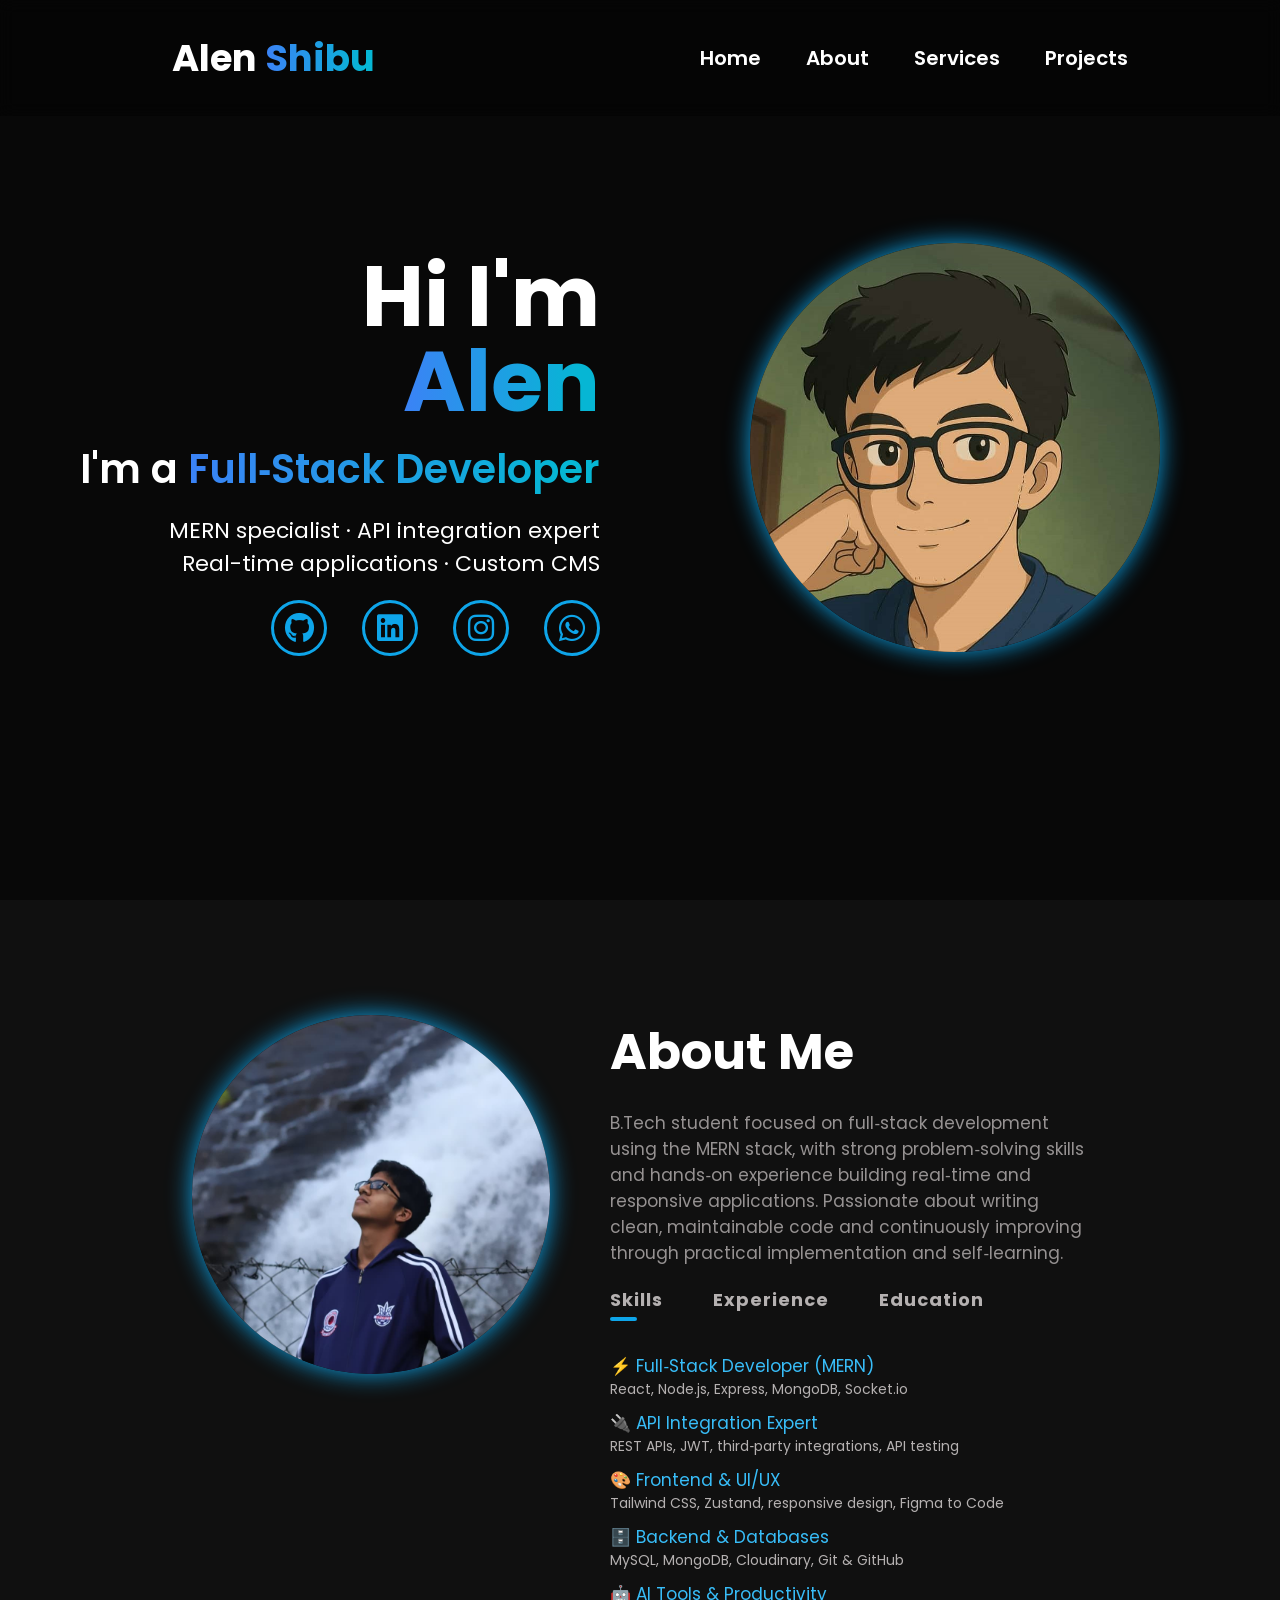
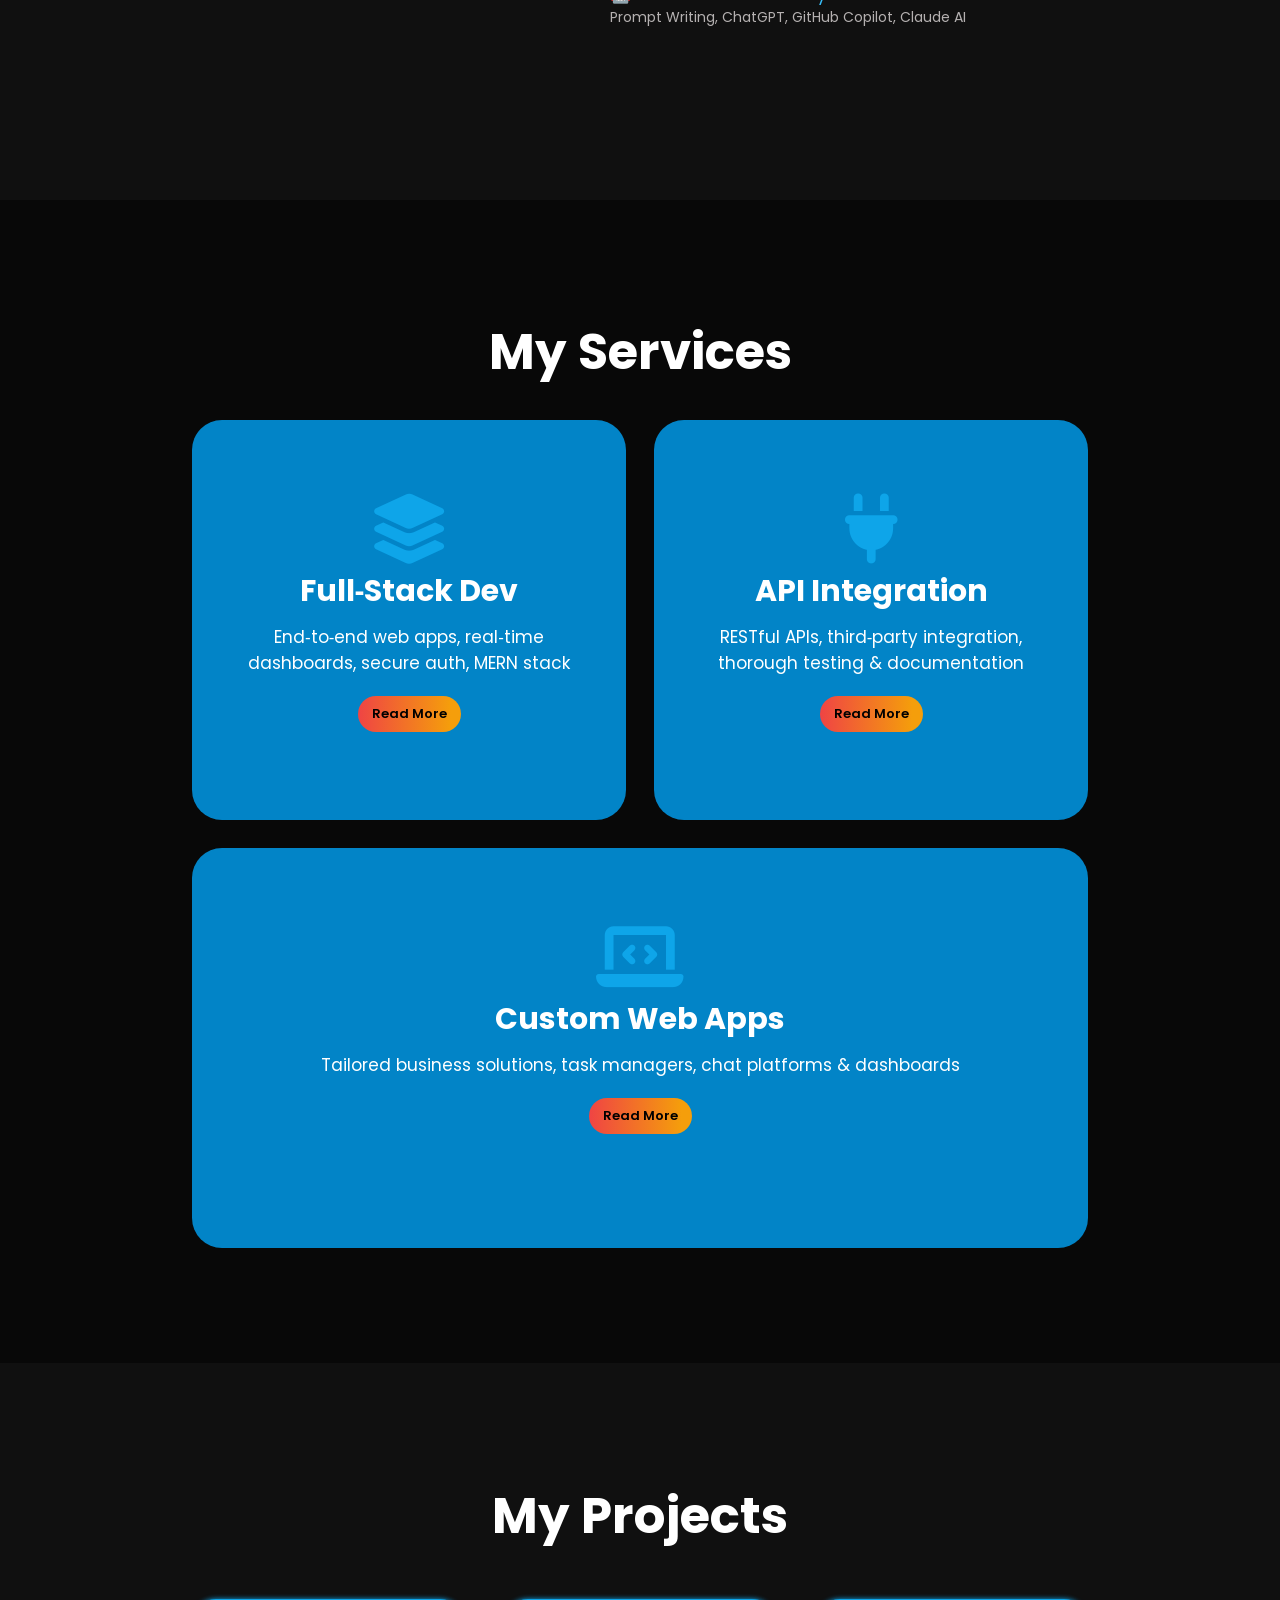
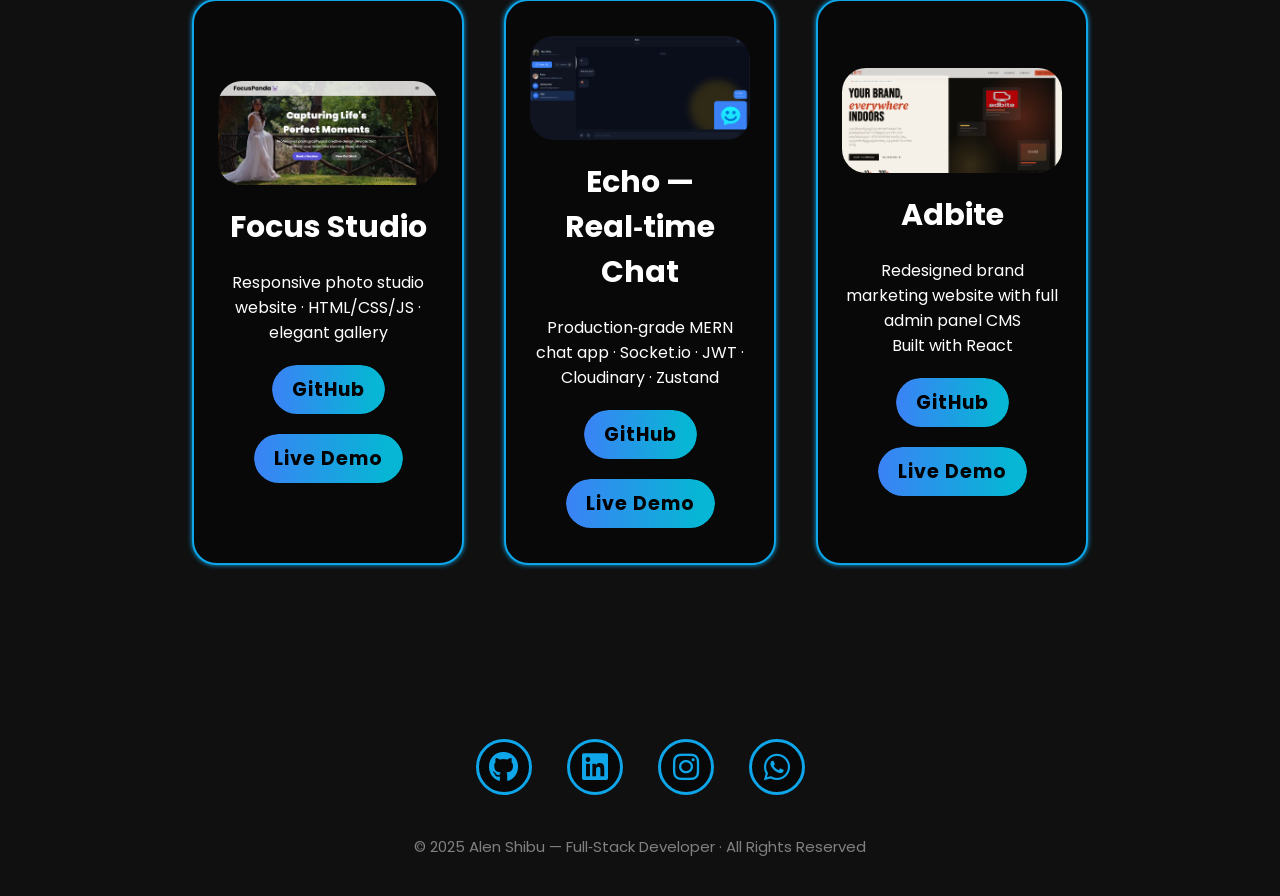
<file: index.html>
<!DOCTYPE html>
<html lang="en">
  <head>
    <meta charset="UTF-8" />
    <meta name="viewport" content="width=device-width, initial-scale=1.0" />
    <title>Alen Shibu | Full‑Stack Developer Portfolio</title>
    <link rel="icon" href="./assets/Alen_Shibu_Image.jpeg" type="image/jpeg">
    <link rel="stylesheet" href="https://cdnjs.cloudflare.com/ajax/libs/font-awesome/6.5.0/css/all.min.css" />
    <link rel="stylesheet" href="style.css" />
  </head>
  <body>

    <!-- Header -->
    <header class="header" id="header">
      <a class="logo" data-scroll="home"><h1>Alen <span>Shibu</span></h1></a>
      <i id="menu-icon" class="fa-solid fa-bars"></i>
      <nav class="nav" id="nav">
        <ul>
          <li><a data-scroll="home">Home</a></li>
          <li><a data-scroll="about">About</a></li>
          <li><a data-scroll="services">Services</a></li>
          <li><a data-scroll="projects">Projects</a></li>
        </ul>
      </nav>
    </header>

    <!-- Home Section -->
    <section id="home" class="home">
      <div class="home-text slide-in-left">
        <h1>Hi I'm <br /><span>Alen</span></h1>
        <h2>I'm a <span>Full‑Stack Developer</span></h2>
        <p>MERN specialist · API integration expert <br> Real-time applications · Custom CMS</p>
        <div class="social-links">
          <a href="https://github.com/Alen-Shibu" target="_blank" rel="noopener"><i class="fa-brands fa-github"></i></a>
          <a href="https://www.linkedin.com/in/alen-shibu-99502437a/" target="_blank" rel="noopener"><i class="fa-brands fa-linkedin"></i></a>
          <a href="https://www.instagram.com/_.callme_._._alen._/" target="_blank" rel="noopener"><i class="fa-brands fa-instagram"></i></a>
          <a href="https://wa.me/919207897400" target="_blank" rel="noopener"><i class="fa-brands fa-whatsapp"></i></a>
        </div>
      </div>
      <div class="home-image slide-in-right">
        <img src="assets/Alen_Shibu_Image.jpeg" alt="Alen Shibu" />
      </div>
    </section>

    <!-- About Section -->
    <section id="about" class="about">
      <div class="about-img">
        <img src="assets/Alen.jpeg" alt="About Alen" />
      </div>
      <div class="about-content">
        <h1>About Me</h1>
        <p>
          B.Tech student focused on full‑stack development using the MERN stack, with strong
          problem‑solving skills and hands‑on experience building real‑time and responsive
          applications. Passionate about writing clean, maintainable code and continuously
          improving through practical implementation and self‑learning.
        </p>
        <div class="tab-titles">
          <p class="tab-links active-link" onclick="openTab(event, 'skills')">Skills</p>
          <p class="tab-links" onclick="openTab(event, 'experience')">Experience</p>
          <p class="tab-links" onclick="openTab(event, 'education')">Education</p>
        </div>
        <div class="tab-contents active-tab" id="skills">
          <ul>
            <li><span>⚡ Full‑Stack Developer (MERN)</span><br />React, Node.js, Express, MongoDB, Socket.io</li>
            <li><span>🔌 API Integration Expert</span><br />REST APIs, JWT, third‑party integrations, API testing</li>
            <li><span>🎨 Frontend & UI/UX</span><br />Tailwind CSS, Zustand, responsive design, Figma to Code</li>
            <li><span>🗄️ Backend & Databases</span><br />MySQL, MongoDB, Cloudinary, Git & GitHub</li>
            <li><span>🤖 AI Tools & Productivity</span><br />Prompt Writing, ChatGPT, GitHub Copilot, Claude AI</li>
          </ul>
        </div>
        <div class="tab-contents" id="experience">
          <ul>
            <li><span>2026 – Present</span><br />Building Full‑Stack Applications – Production-grade MERN apps, real-time features, API integrations.</li>
            <li><span>2024 – 2025</span><br />Freelance Web Developer – Responsive websites, client projects, performance optimization.</li>
            <li><span>2023 – 2024</span><br />Learning Phase – Mastered frontend & backend, version control, modern frameworks.</li>
          </ul>
        </div>
        <div class="tab-contents" id="education">
          <ul>
            <li><span>2024 – 2028</span><br />B.Tech (CSE) – CGPA 7.67 · College of Engineering, Kalloopara</li>
            <li><span>2023 – 2024</span><br />12th Standard – 84% · Mar Dionysius School</li>
            <li><span>2021 – 2022</span><br />10th Standard – 86% · Mar Dionysius School</li>
          </ul>
        </div>
      </div>
    </section>

    <!-- Services Section -->
    <section id="services" class="services">
      <h1>My Services</h1>
      <div class="services-container">

        <div class="service-box">
          <i class="fa-solid fa-layer-group"></i>
          <h3>Full‑Stack Dev</h3>
          <p>End‑to‑end web apps, real‑time dashboards, secure auth, MERN stack</p>
          <a class="open" data-modal="modalFullstack">Read More</a>
        </div>
        <div class="modal-container" id="modalFullstack">
          <div class="modal">
            <h2>Full‑Stack Development</h2>
            <p>I build scalable, production-ready applications using MongoDB, Express, React, Node.js. JWT authentication, role‑based access, real‑time features (Socket.io), and deployment on Vercel/Render.</p>
            <ul>
              <li>✅ MERN stack mastery</li>
              <li>✅ Real‑time & live updates</li>
              <li>✅ Database design & optimisation</li>
              <li>✅ Full deployment & CI/CD</li>
            </ul>
            <a class="btn close-modal">Start a Project</a>
          </div>
        </div>

        <div class="service-box">
          <i class="fa-solid fa-plug"></i>
          <h3>API Integration</h3>
          <p>RESTful APIs, third‑party integration, thorough testing & documentation</p>
          <a class="open" data-modal="modalApi">Read More</a>
        </div>
        <div class="modal-container" id="modalApi">
          <div class="modal">
            <h2>API Integration & Testing</h2>
            <p>Integrate payment gateways, Cloudinary, AI services or build robust custom APIs with complete validation, JWT, and webhooks.</p>
            <ul>
              <li>✅ Custom API development (Node.js + Express)</li>
              <li>✅ Third‑party integrations (Stripe, maps, etc.)</li>
              <li>✅ Postman testing & automated suites</li>
              <li>✅ Secure authentication & error handling</li>
            </ul>
            <a class="btn close-modal">Integrate APIs</a>
          </div>
        </div>

        <div class="service-box">
          <i class="fa-solid fa-laptop-code"></i>
          <h3>Custom Web Apps</h3>
          <p>Tailored business solutions, task managers, chat platforms & dashboards</p>
          <a class="open" data-modal="modalCustom">Read More</a>
        </div>
        <div class="modal-container" id="modalCustom">
          <div class="modal">
            <h2>Custom Web Application Development</h2>
            <p>From concept to deployment — I create fully customised web apps that solve real business problems. Role‑based systems, real‑time collaboration, and pixel‑perfect UI.</p>
            <ul>
              <li>✅ Real‑time collaborative tools</li>
              <li>✅ Role‑based dashboards & CRUD apps</li>
              <li>✅ Responsive & modern interfaces</li>
              <li>✅ Performance & clean code</li>
            </ul>
            <a class="btn close-modal">Build Your App</a>
          </div>
        </div>

      </div>
    </section>

    <!-- Projects Section -->
    <section id="projects" class="projects">
      <h1>My Projects</h1>
      <div class="project-box">

        <div class="project-card" onclick="location.href='/projects/project-focus-studio.html'">
          <img src="assets/project_images/Focus_Studio_1.png" alt="Focus Studio" />
          <h3>Focus Studio</h3>
          <p>Responsive photo studio website · HTML/CSS/JS · elegant gallery</p>
          <div class="project-btns">
            <a href="https://github.com/Alen-Shibu/Focus_Studio" target="_blank" rel="noopener" class="btn" onclick="event.stopPropagation()">GitHub</a>
            <a href="https://alen-shibu.github.io/Focus_Studio/" target="_blank" rel="noopener" class="btn" onclick="event.stopPropagation()">Live Demo</a>
          </div>
        </div>

        <div class="project-card" onclick="location.href='/projects/project-echo.html'">
          <img src="assets/project_images/Echo_1.png" alt="Echo Chat App" />
          <h3>Echo — Real‑time Chat</h3>
          <p>Production‑grade MERN chat app · Socket.io · JWT · Cloudinary · Zustand</p>
          <div class="project-btns">
            <a href="https://github.com/Alen-Shibu/Echo.git" target="_blank" rel="noopener" class="btn" onclick="event.stopPropagation()">GitHub</a>
            <a href="https://echo-ashen-gamma.vercel.app" target="_blank" rel="noopener" class="btn" onclick="event.stopPropagation()">Live Demo</a>
          </div>
        </div>

        <div class="project-card" onclick="location.href='/projects/project-adbite.html'">
          <img src="assets/project_images/Adbite_1.png" alt="Adbite" />
          <h3>Adbite</h3>
          <p>Redesigned brand marketing website with full admin panel CMS <br>Built with React</p>
          <div class="project-btns">
            <a href="https://github.com/Alen-Shibu/Adbite-redesign.git" target="_blank" rel="noopener" class="btn" onclick="event.stopPropagation()">GitHub</a>
            <a href="https://adbite-redesign.vercel.app/" target="_blank" rel="noopener" class="btn" onclick="event.stopPropagation()">Live Demo</a>
          </div>
        </div>

      </div>
    </section>

    <!-- Footer -->
    <footer>
      <div class="social-links">
        <a href="https://github.com/Alen-Shibu" target="_blank" rel="noopener"><i class="fa-brands fa-github"></i></a>
        <a href="https://www.linkedin.com/in/alen-shibu-99502437a/" target="_blank" rel="noopener"><i class="fa-brands fa-linkedin"></i></a>
        <a href="https://www.instagram.com/_.callme_._._alen._/" target="_blank" rel="noopener"><i class="fa-brands fa-instagram"></i></a>
        <a href="https://wa.me/919207897400" target="_blank" rel="noopener"><i class="fa-brands fa-whatsapp"></i></a>
      </div>
      <p>&copy; 2025 Alen Shibu — Full‑Stack Developer · All Rights Reserved</p>
    </footer>

    <script src="script.js"></script>
  </body>
</html>
</file>
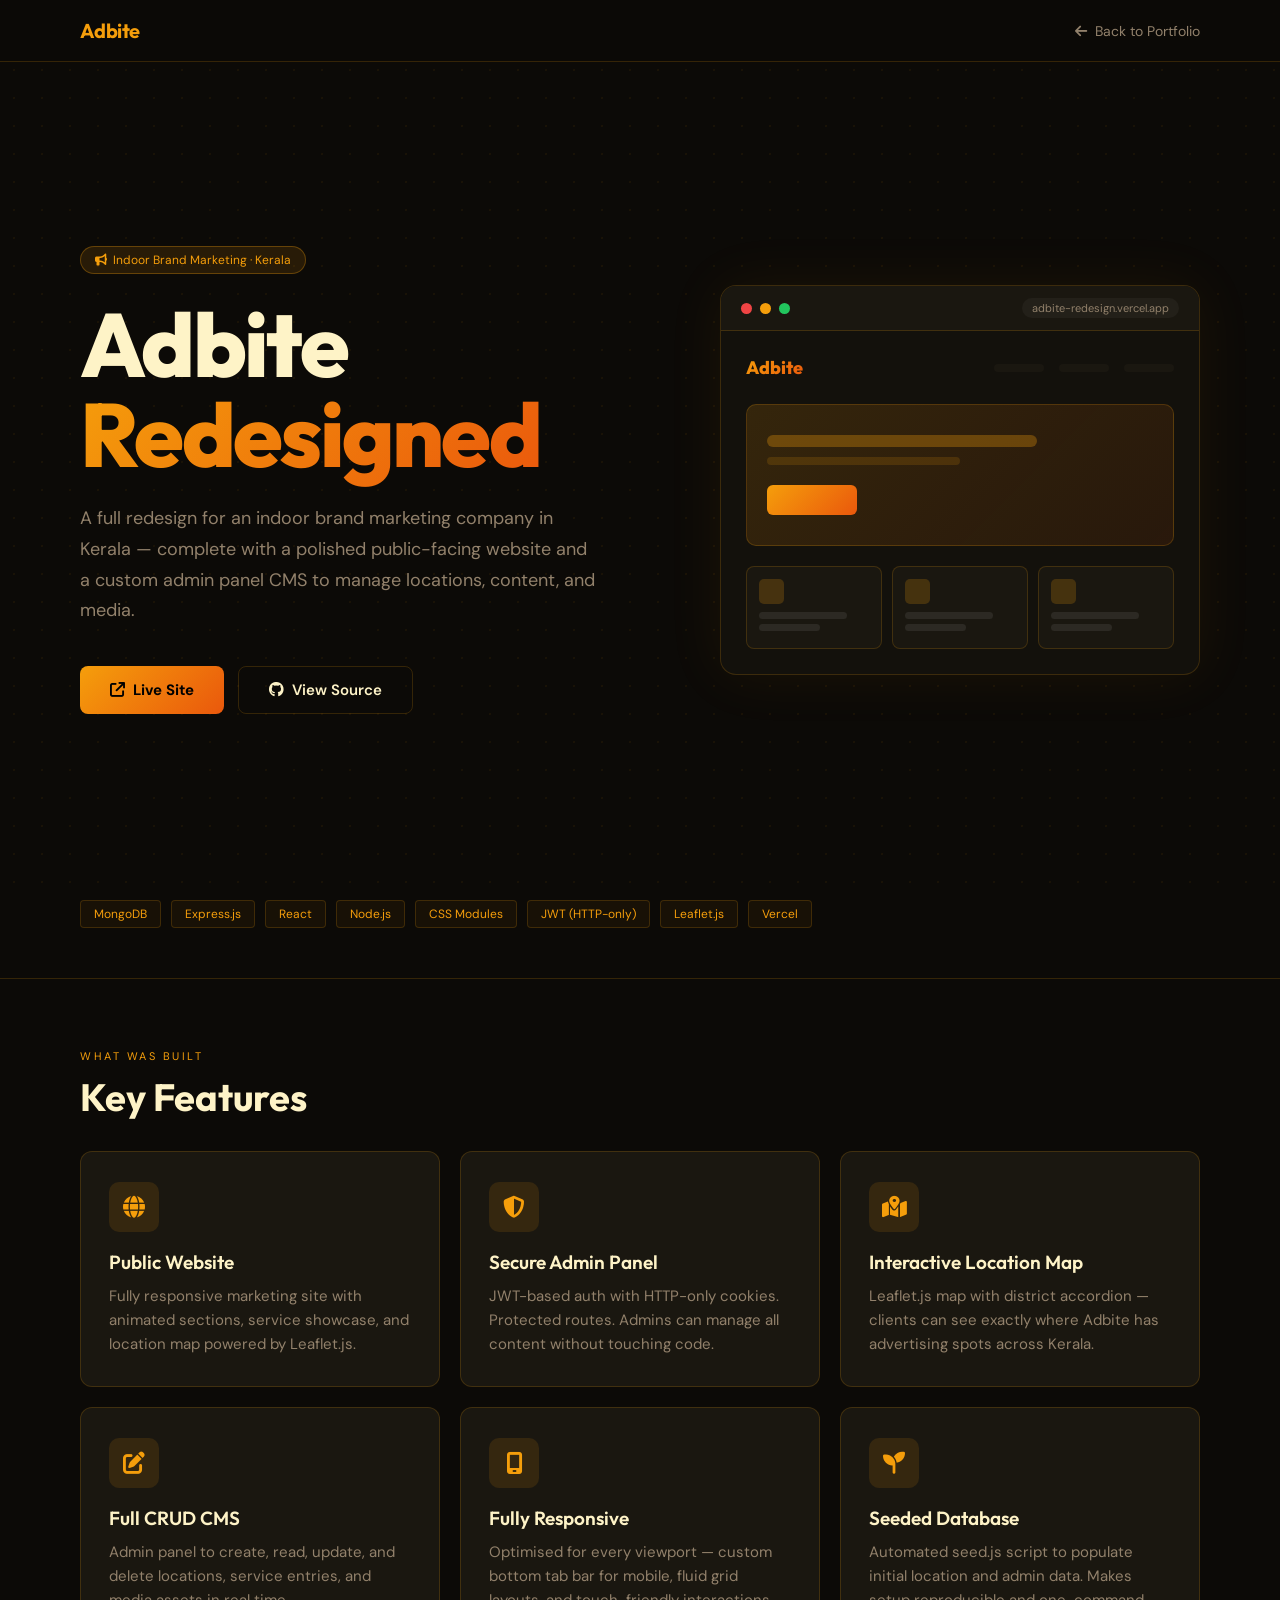
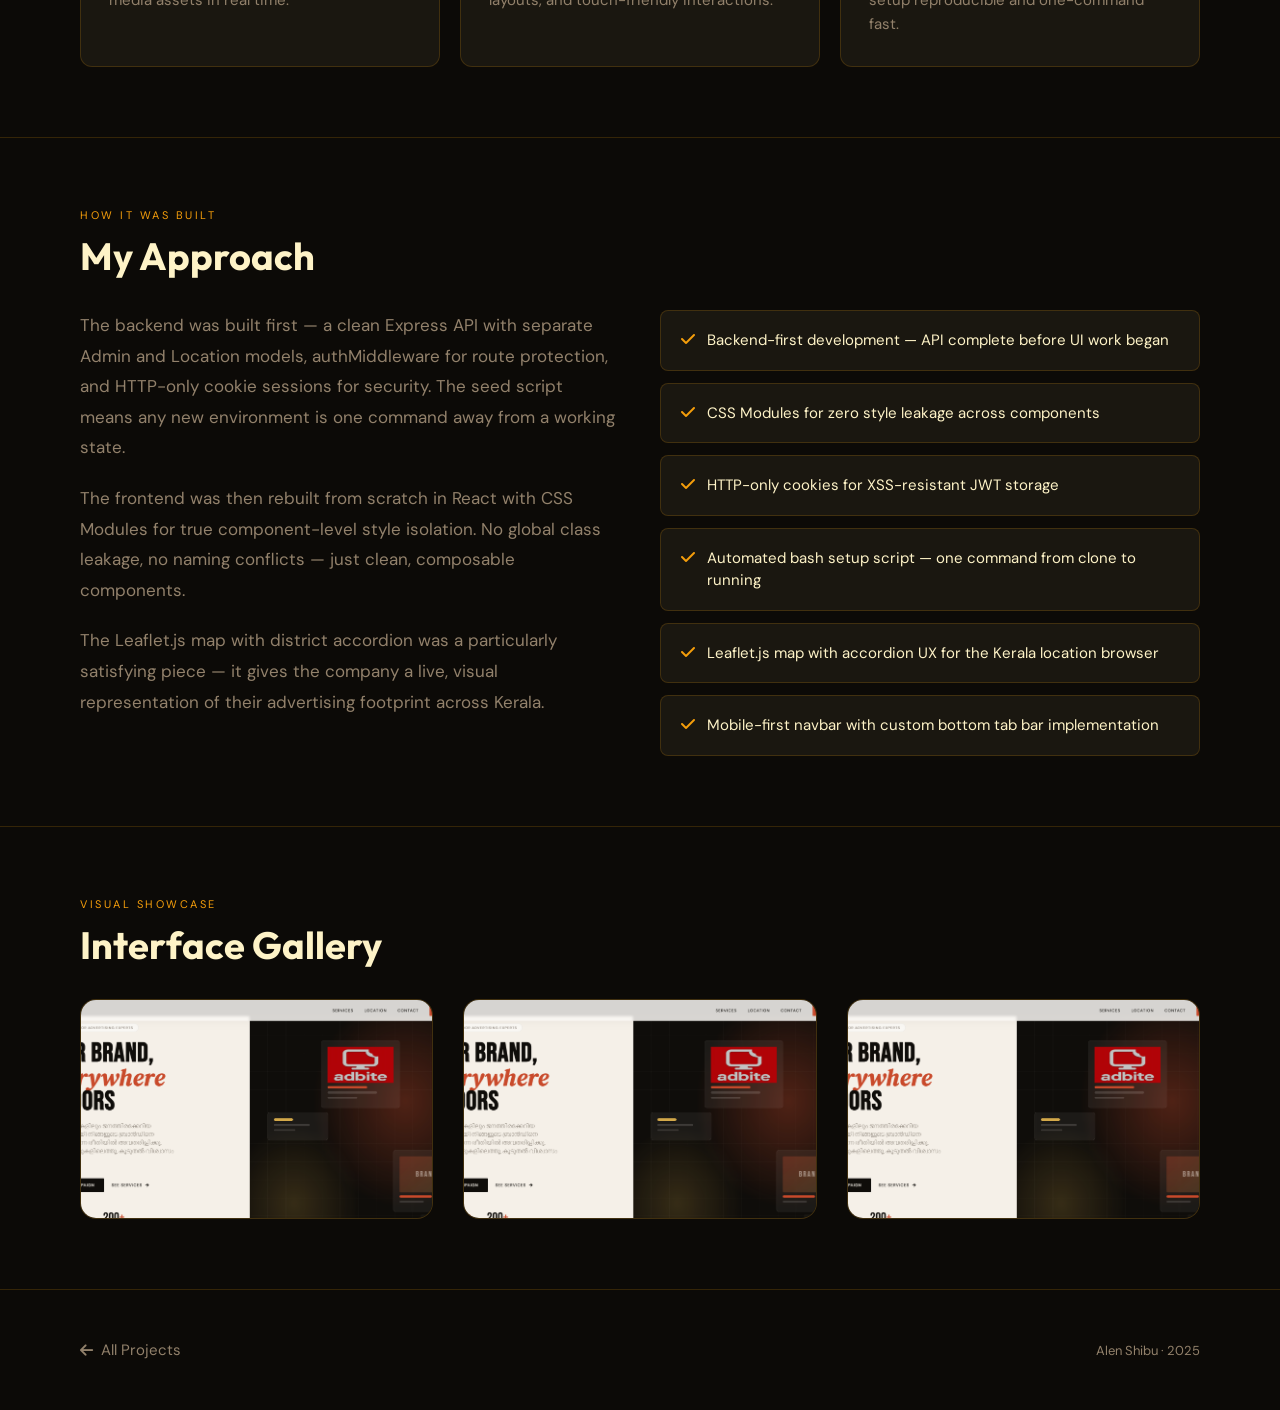
<file: project-adbite.html>
<!DOCTYPE html>
<html lang="en">
<head>
  <meta charset="UTF-8" />
  <meta name="viewport" content="width=device-width, initial-scale=1.0" />
  <title>Adbite — Brand Marketing CMS | Alen Shibu</title>
  <link rel="stylesheet" href="https://cdnjs.cloudflare.com/ajax/libs/font-awesome/6.5.0/css/all.min.css" />
  <link rel="preconnect" href="https://fonts.googleapis.com" />
  <link href="https://fonts.googleapis.com/css2?family=Outfit:wght@300;400;500;600;700;800&family=DM+Sans:wght@300;400;500;600&display=swap" rel="stylesheet" />
  <style>
    *, *::before, *::after {
      margin: 0;
      padding: 0;
      box-sizing: border-box;
      text-decoration: none;
      list-style: none;
    }

    :root {
      --bg:        #0c0a07;
      --surface:   #13110c;
      --panel:     #1a1710;
      --amber:     #f59e0b;
      --amber-dim: #92400e;
      --orange:    #ea580c;
      --text:      #fef3c7;
      --muted:     #92816b;
      --border:    rgba(245, 158, 11, 0.18);
    }

    html { font-size: 62.5%; scroll-behavior: smooth; }

    body {
      background: var(--bg);
      color: var(--text);
      font-family: 'DM Sans', sans-serif;
      overflow-x: hidden;
    }

    /* Subtle dot pattern */
    body::before {
      content: '';
      position: fixed;
      inset: 0;
      background-image: radial-gradient(rgba(245, 158, 11, 0.06) 1px, transparent 1px);
      background-size: 28px 28px;
      pointer-events: none;
      z-index: 0;
    }

    /* ── Nav ── */
    nav {
      position: fixed;
      top: 0; left: 0; right: 0;
      z-index: 100;
      display: flex;
      align-items: center;
      justify-content: space-between;
      padding: 1.8rem 8rem;
      background: rgba(12, 10, 7, 0.88);
      backdrop-filter: blur(12px);
      border-bottom: 1px solid var(--border);
    }

    .nav-brand {
      font-family: 'Outfit', sans-serif;
      font-size: 2rem;
      font-weight: 700;
      color: var(--amber);
      letter-spacing: -0.03em;
    }

    .nav-back {
      display: inline-flex;
      align-items: center;
      gap: 0.8rem;
      font-size: 1.4rem;
      color: var(--muted);
      transition: color 0.2s;
    }

    .nav-back:hover { color: var(--amber); }

    /* ── Hero ── */
    .hero {
      min-height: 100vh;
      display: flex;
      align-items: center;
      padding: 12rem 8rem 6rem;
      position: relative;
      z-index: 1;
      gap: 8rem;
    }

    .hero-left { flex: 1; }

    .hero-badge {
      display: inline-flex;
      align-items: center;
      gap: 0.6rem;
      background: rgba(245, 158, 11, 0.12);
      border: 1px solid rgba(245, 158, 11, 0.3);
      border-radius: 10rem;
      padding: 0.5rem 1.4rem;
      font-size: 1.2rem;
      color: var(--amber);
      margin-bottom: 2.5rem;
      opacity: 0;
      animation: fadeUp 0.5s 0.1s forwards;
    }

    .hero h1 {
      font-family: 'Outfit', sans-serif;
      font-size: clamp(5rem, 7vw, 9rem);
      font-weight: 800;
      line-height: 1;
      letter-spacing: -0.03em;
      margin-bottom: 2.5rem;
      opacity: 0;
      animation: fadeUp 0.5s 0.25s forwards;
    }

    .hero h1 em {
      font-style: normal;
      background: linear-gradient(135deg, var(--amber), var(--orange));
      -webkit-background-clip: text;
      background-clip: text;
      color: transparent;
    }

    .hero-sub {
      font-size: 1.8rem;
      color: var(--muted);
      line-height: 1.7;
      max-width: 52rem;
      margin-bottom: 4rem;
      opacity: 0;
      animation: fadeUp 0.5s 0.4s forwards;
    }

    .hero-actions {
      display: flex;
      gap: 1.4rem;
      flex-wrap: wrap;
      opacity: 0;
      animation: fadeUp 0.5s 0.55s forwards;
    }

    .btn-amber {
      display: inline-flex;
      align-items: center;
      gap: 0.8rem;
      padding: 1.3rem 3rem;
      background: linear-gradient(135deg, var(--amber), var(--orange));
      color: #000;
      font-weight: 700;
      font-size: 1.5rem;
      border-radius: 0.8rem;
      transition: transform 0.2s, box-shadow 0.2s;
    }

    .btn-amber:hover {
      transform: translateY(-2px);
      box-shadow: 0 8px 30px rgba(245, 158, 11, 0.35);
    }

    .btn-ghost {
      display: inline-flex;
      align-items: center;
      gap: 0.8rem;
      padding: 1.3rem 3rem;
      border: 1px solid var(--border);
      color: var(--text);
      font-weight: 600;
      font-size: 1.5rem;
      border-radius: 0.8rem;
      transition: border-color 0.2s, background 0.2s;
    }

    .btn-ghost:hover {
      border-color: var(--amber);
      background: rgba(245, 158, 11, 0.06);
    }

    /* Hero right — decorative panel */
    .hero-right {
      flex: 1;
      max-width: 48rem;
      opacity: 0;
      animation: fadeUp 0.7s 0.5s forwards;
    }

    .mockup-panel {
      background: var(--surface);
      border: 1px solid var(--border);
      border-radius: 1.6rem;
      overflow: hidden;
      box-shadow: 0 0 60px rgba(245, 158, 11, 0.07);
    }

    .mockup-bar {
      background: var(--panel);
      padding: 1.2rem 2rem;
      display: flex;
      align-items: center;
      gap: 0.8rem;
      border-bottom: 1px solid var(--border);
    }

    .m-dot {
      width: 1.1rem;
      height: 1.1rem;
      border-radius: 50%;
    }

    .m-dot-r { background: #ef4444; }
    .m-dot-y { background: #f59e0b; }
    .m-dot-g { background: #22c55e; }

    .mockup-url {
      margin-left: auto;
      font-size: 1.1rem;
      color: var(--muted);
      background: rgba(255,255,255,0.04);
      padding: 0.3rem 1rem;
      border-radius: 2rem;
    }

    .mockup-body {
      padding: 2.5rem;
    }

    .mockup-nav-sim {
      display: flex;
      justify-content: space-between;
      align-items: center;
      margin-bottom: 2.5rem;
    }

    .sim-logo {
      font-family: 'Outfit', sans-serif;
      font-weight: 800;
      font-size: 1.8rem;
      background: linear-gradient(135deg, var(--amber), var(--orange));
      -webkit-background-clip: text;
      background-clip: text;
      color: transparent;
    }

    .sim-links {
      display: flex;
      gap: 1.5rem;
    }

    .sim-link {
      width: 5rem;
      height: 0.8rem;
      border-radius: 1rem;
      background: var(--panel);
    }

    .sim-hero-block {
      background: linear-gradient(135deg, rgba(245,158,11,0.15), rgba(234,88,12,0.1));
      border: 1px solid rgba(245,158,11,0.2);
      border-radius: 1rem;
      padding: 3rem 2rem;
      margin-bottom: 2rem;
    }

    .sim-title-bar {
      width: 70%;
      height: 1.2rem;
      border-radius: 1rem;
      background: rgba(245,158,11,0.3);
      margin-bottom: 1rem;
    }

    .sim-sub-bar {
      width: 50%;
      height: 0.8rem;
      border-radius: 1rem;
      background: rgba(245,158,11,0.15);
      margin-bottom: 2rem;
    }

    .sim-btn {
      width: 9rem;
      height: 3rem;
      border-radius: 0.6rem;
      background: linear-gradient(135deg, var(--amber), var(--orange));
    }

    .sim-cards {
      display: grid;
      grid-template-columns: 1fr 1fr 1fr;
      gap: 1rem;
    }

    .sim-card {
      background: var(--panel);
      border: 1px solid var(--border);
      border-radius: 0.8rem;
      padding: 1.2rem;
    }

    .sim-card-icon {
      width: 2.5rem;
      height: 2.5rem;
      border-radius: 0.5rem;
      background: rgba(245, 158, 11, 0.2);
      margin-bottom: 0.8rem;
    }

    .sim-card-line {
      width: 80%;
      height: 0.7rem;
      background: rgba(255,255,255,0.08);
      border-radius: 1rem;
      margin-bottom: 0.5rem;
    }

    .sim-card-line.short { width: 55%; }

    /* ── Stack tags ── */
    .stack-row {
      display: flex;
      flex-wrap: wrap;
      gap: 1rem;
      padding: 0rem 8rem 5rem;
      position: relative;
      z-index: 1;
      opacity: 0;
      animation: fadeUp 0.5s 0.7s forwards;
    }

    .tag {
      font-size: 1.2rem;
      padding: 0.5rem 1.3rem;
      border-radius: 0.4rem;
      border: 1px solid var(--border);
      color: var(--amber);
      background: rgba(245, 158, 11, 0.05);
    }

    /* ── Content sections ── */
    .content { position: relative; z-index: 1; }

    .section {
      padding: 7rem 8rem;
      border-top: 1px solid var(--border);
    }

    .section-label {
      font-size: 1.1rem;
      color: var(--amber);
      letter-spacing: 0.25rem;
      text-transform: uppercase;
      margin-bottom: 1rem;
    }

    .section h2 {
      font-family: 'Outfit', sans-serif;
      font-size: 3.8rem;
      font-weight: 700;
      margin-bottom: 3rem;
    }

    /* Feature grid */
    .feature-grid {
      display: grid;
      grid-template-columns: repeat(auto-fit, minmax(27rem, 1fr));
      gap: 2rem;
    }

    .feature-card {
      background: var(--panel);
      border: 1px solid var(--border);
      border-radius: 1.2rem;
      padding: 3rem 2.8rem;
      transition: border-color 0.2s, transform 0.2s;
    }

    .feature-card:hover {
      border-color: var(--amber);
      transform: translateY(-4px);
    }

    .feature-icon {
      width: 5rem;
      height: 5rem;
      display: flex;
      align-items: center;
      justify-content: center;
      background: rgba(245,158,11,0.12);
      border-radius: 1rem;
      font-size: 2.2rem;
      color: var(--amber);
      margin-bottom: 1.8rem;
    }

    .feature-card h3 {
      font-family: 'Outfit', sans-serif;
      font-size: 1.9rem;
      font-weight: 600;
      margin-bottom: 1rem;
    }

    .feature-card p {
      font-size: 1.5rem;
      color: var(--muted);
      line-height: 1.6;
    }

    /* Two-column layout for approach */
    .two-col {
      display: grid;
      grid-template-columns: 1fr 1fr;
      gap: 4rem;
      align-items: start;
    }

    .two-col p {
      font-size: 1.7rem;
      color: var(--muted);
      line-height: 1.8;
      margin-bottom: 2rem;
    }

    .highlight-list {
      display: flex;
      flex-direction: column;
      gap: 1.2rem;
    }

    .highlight-item {
      display: flex;
      align-items: flex-start;
      gap: 1.2rem;
      background: var(--panel);
      border: 1px solid var(--border);
      border-radius: 0.8rem;
      padding: 1.8rem 2rem;
    }

    .highlight-item i {
      color: var(--amber);
      font-size: 1.6rem;
      margin-top: 0.2rem;
    }

    .highlight-item span {
      font-size: 1.5rem;
      color: var(--text);
      line-height: 1.5;
    }

    /* ── Photo Gallery Custom Interactive Styles ── */
    .gallery-grid {
      display: grid;
      grid-template-columns: repeat(auto-fit, minmax(300px, 1fr));
      gap: 3rem;
      perspective: 1000px;
      margin-top: 2rem;
    }
    .gallery-item {
      position: relative;
      background: var(--panel);
      border: 1px solid var(--border);
      border-radius: 1.6rem;
      overflow: hidden;
      aspect-ratio: 16 / 10;
      cursor: zoom-in;
      transform-style: preserve-3d;
      transition: transform 0.5s cubic-bezier(0.25, 1, 0.5, 1), border-color 0.3s;
    }
    .gallery-item:hover {
      border-color: var(--amber);
      transform: translateY(-5px) rotateX(4deg) rotateY(-4deg);
      box-shadow: -10px 15px 30px rgba(245, 158, 11, 0.15);
    }
    .gallery-item img {
      width: 100%;
      height: 100%;
      object-fit: cover;
      transition: transform 0.5s ease;
    }
    .gallery-item:hover img {
      transform: scale(1.05);
    }
    .gallery-overlay {
      position: absolute;
      inset: 0;
      background: linear-gradient(to top, rgba(12, 10, 7, 0.95) 10%, rgba(12, 10, 7, 0.2) 70%);
      display: flex;
      flex-direction: column;
      justify-content: flex-end;
      padding: 2.5rem;
      opacity: 0;
      transform: translateZ(30px) translateY(10px);
      transition: opacity 0.4s ease, transform 0.4s ease;
    }
    .gallery-item:hover .gallery-overlay {
      opacity: 1;
      transform: translateZ(30px) translateY(0);
    }
    .gallery-overlay h4 {
      font-family: 'Outfit', sans-serif;
      font-size: 1.8rem;
      color: var(--text);
      margin-bottom: 0.5rem;
    }
    .gallery-overlay p {
      font-size: 1.3rem;
      color: var(--muted);
    }
    .lightbox {
      position: fixed;
      inset: 0;
      background: rgba(12, 10, 7, 0.95);
      backdrop-filter: blur(8px);
      z-index: 1000;
      display: flex;
      align-items: center;
      justify-content: center;
      opacity: 0;
      pointer-events: none;
      transition: opacity 0.3s ease;
    }
    .lightbox:target {
      opacity: 1;
      pointer-events: auto;
    }
    .lightbox img {
      max-width: 90%;
      max-height: 85vh;
      border-radius: 0.8rem;
      border: 1px solid var(--border);
      box-shadow: 0 0 50px rgba(0,0,0,0.8);
    }
    .lightbox .close-lightbox {
      position: absolute;
      top: 3rem; right: 4rem;
      font-size: 3rem;
      color: var(--text);
      transition: color 0.2s;
    }
    .lightbox .close-lightbox:hover { color: var(--amber); }

    /* Back footer */
    .back-footer {
      padding: 5rem 8rem;
      border-top: 1px solid var(--border);
      display: flex;
      align-items: center;
      justify-content: space-between;
      position: relative;
      z-index: 1;
    }

    .back-footer a {
      display: inline-flex;
      align-items: center;
      gap: 0.8rem;
      font-size: 1.5rem;
      color: var(--muted);
      transition: color 0.2s;
    }

    .back-footer a:hover { color: var(--amber); }

    .back-footer-copy {
      font-size: 1.3rem;
      color: var(--muted);
    }

    @keyframes fadeUp {
      from { opacity: 0; transform: translateY(20px); }
      to   { opacity: 1; transform: translateY(0); }
    }

    @media (max-width: 960px) {
      .hero { flex-direction: column; gap: 4rem; }
      .hero-right { max-width: 100%; width: 100%; }
      .two-col { grid-template-columns: 1fr; }
    }

    @media (max-width: 768px) {
      nav, .hero, .stack-row, .section, .back-footer {
        padding-left: 3rem;
        padding-right: 3rem;
      }
    }
  </style>
</head>
<body>

  <nav>
    <div class="nav-brand">Adbite</div>
    <a class="nav-back" href="index.html">
      <i class="fa-solid fa-arrow-left"></i> Back to Portfolio
    </a>
  </nav>

  <section class="hero">
    <div class="hero-left">
      <div class="hero-badge">
        <i class="fa-solid fa-bullhorn"></i> Indoor Brand Marketing · Kerala
      </div>
      <h1>Adbite<br /><em>Redesigned</em></h1>
      <p class="hero-sub">
        A full redesign for an indoor brand marketing company in Kerala — complete
        with a polished public-facing website and a custom admin panel CMS to manage
        locations, content, and media.
      </p>
      <div class="hero-actions">
        <a href="https://adbite-redesign.vercel.app/" target="_blank" rel="noopener" class="btn-amber">
          <i class="fa-solid fa-arrow-up-right-from-square"></i> Live Site
        </a>
        <a href="https://github.com/Alen-Shibu/Adbite-redesign.git" target="_blank" rel="noopener" class="btn-ghost">
          <i class="fa-brands fa-github"></i> View Source
        </a>
      </div>
    </div>
    <div class="hero-right">
      <div class="mockup-panel">
        <div class="mockup-bar">
          <span class="m-dot m-dot-r"></span>
          <span class="m-dot m-dot-y"></span>
          <span class="m-dot m-dot-g"></span>
          <span class="mockup-url">adbite-redesign.vercel.app</span>
        </div>
        <div class="mockup-body">
          <div class="mockup-nav-sim">
            <div class="sim-logo">Adbite</div>
            <div class="sim-links">
              <div class="sim-link"></div>
              <div class="sim-link"></div>
              <div class="sim-link"></div>
            </div>
          </div>
          <div class="sim-hero-block">
            <div class="sim-title-bar"></div>
            <div class="sim-sub-bar"></div>
            <div class="sim-btn"></div>
          </div>
          <div class="sim-cards">
            <div class="sim-card">
              <div class="sim-card-icon"></div>
              <div class="sim-card-line"></div>
              <div class="sim-card-line short"></div>
            </div>
            <div class="sim-card">
              <div class="sim-card-icon"></div>
              <div class="sim-card-line"></div>
              <div class="sim-card-line short"></div>
            </div>
            <div class="sim-card">
              <div class="sim-card-icon"></div>
              <div class="sim-card-line"></div>
              <div class="sim-card-line short"></div>
            </div>
          </div>
        </div>
      </div>
    </div>
  </section>

  <div class="stack-row">
    <span class="tag">MongoDB</span>
    <span class="tag">Express.js</span>
    <span class="tag">React</span>
    <span class="tag">Node.js</span>
    <span class="tag">CSS Modules</span>
    <span class="tag">JWT (HTTP-only)</span>
    <span class="tag">Leaflet.js</span>
    <span class="tag">Vercel</span>
  </div>

  <div class="content">
    <section class="section">
      <p class="section-label">What was built</p>
      <h2>Key Features</h2>
      <div class="feature-grid">
        <div class="feature-card">
          <div class="feature-icon"><i class="fa-solid fa-globe"></i></div>
          <h3>Public Website</h3>
          <p>Fully responsive marketing site with animated sections, service showcase, and location map powered by Leaflet.js.</p>
        </div>
        <div class="feature-card">
          <div class="feature-icon"><i class="fa-solid fa-shield-halved"></i></div>
          <h3>Secure Admin Panel</h3>
          <p>JWT-based auth with HTTP-only cookies. Protected routes. Admins can manage all content without touching code.</p>
        </div>
        <div class="feature-card">
          <div class="feature-icon"><i class="fa-solid fa-map-location-dot"></i></div>
          <h3>Interactive Location Map</h3>
          <p>Leaflet.js map with district accordion — clients can see exactly where Adbite has advertising spots across Kerala.</p>
        </div>
        <div class="feature-card">
          <div class="feature-icon"><i class="fa-solid fa-pen-to-square"></i></div>
          <h3>Full CRUD CMS</h3>
          <p>Admin panel to create, read, update, and delete locations, service entries, and media assets in real time.</p>
        </div>
        <div class="feature-card">
          <div class="feature-icon"><i class="fa-solid fa-mobile-screen"></i></div>
          <h3>Fully Responsive</h3>
          <p>Optimised for every viewport — custom bottom tab bar for mobile, fluid grid layouts, and touch-friendly interactions.</p>
        </div>
        <div class="feature-card">
          <div class="feature-icon"><i class="fa-solid fa-seedling"></i></div>
          <h3>Seeded Database</h3>
          <p>Automated seed.js script to populate initial location and admin data. Makes setup reproducible and one-command fast.</p>
        </div>
      </div>
    </section>

    <section class="section">
      <p class="section-label">How it was built</p>
      <h2>My Approach</h2>
      <div class="two-col">
        <div>
          <p>
            The backend was built first — a clean Express API with separate Admin and Location models, authMiddleware for route protection, and HTTP-only cookie sessions for security. The seed script means any new environment is one command away from a working state.
          </p>
          <p>
            The frontend was then rebuilt from scratch in React with CSS Modules for true component-level style isolation. No global class leakage, no naming conflicts — just clean, composable components.
          </p>
          <p>
            The Leaflet.js map with district accordion was a particularly satisfying piece — it gives the company a live, visual representation of their advertising footprint across Kerala.
          </p>
        </div>
        <div class="highlight-list">
          <div class="highlight-item">
            <i class="fa-solid fa-check"></i>
            <span>Backend-first development — API complete before UI work began</span>
          </div>
          <div class="highlight-item">
            <i class="fa-solid fa-check"></i>
            <span>CSS Modules for zero style leakage across components</span>
          </div>
          <div class="highlight-item">
            <i class="fa-solid fa-check"></i>
            <span>HTTP-only cookies for XSS-resistant JWT storage</span>
          </div>
          <div class="highlight-item">
            <i class="fa-solid fa-check"></i>
            <span>Automated bash setup script — one command from clone to running</span>
          </div>
          <div class="highlight-item">
            <i class="fa-solid fa-check"></i>
            <span>Leaflet.js map with accordion UX for the Kerala location browser</span>
          </div>
          <div class="highlight-item">
            <i class="fa-solid fa-check"></i>
            <span>Mobile-first navbar with custom bottom tab bar implementation</span>
          </div>
        </div>
      </div>
    </section>

    <section class="section">
      <p class="section-label">Visual Showcase</p>
      <h2>Interface Gallery</h2>
      <div class="gallery-grid">
        <a href="#img1" class="gallery-item">
          <img src="assets/adbite.png" alt="Adbite Admin Dashboard Screen" />
          <div class="gallery-overlay">
            <h4>Admin Dashboard Overview</h4>
            <p>Full view of dynamic CMS analytics panel metrics.</p>
          </div>
        </a>
        
        <a href="#img2" class="gallery-item">
          <img src="assets/adbite.png" alt="Adbite Map Component" />
          <div class="gallery-overlay">
            <h4>Kerala Distribution Map</h4>
            <p>LeafletJS dynamic node clustering component rendering interactive markers.</p>
          </div>
        </a>

        <a href="#img3" class="gallery-item">
          <img src="assets/adbite.png" alt="Adbite Responsive Layout Mobile View" />
          <div class="gallery-overlay">
            <h4>Mobile View Layout</h4>
            <p>Custom isolated styling structures utilizing localized CSS Modules.</p>
          </div>
        </a>
      </div>

      <div id="img1" class="lightbox"><a href="#_" class="close-lightbox"><i class="fa-solid fa-xmark"></i></a><img src="assets/adbite.png" alt="Admin Dashboard Snapshot" /></div>
      <div id="img2" class="lightbox"><a href="#_" class="close-lightbox"><i class="fa-solid fa-xmark"></i></a><img src="assets/adbite.png" alt="Interactive Map Component Snapshot" /></div>
      <div id="img3" class="lightbox"><a href="#_" class="close-lightbox"><i class="fa-solid fa-xmark"></i></a><img src="assets/adbite.png" alt="Mobile System Layout Snapshot" /></div>
    </section>
  </div>

  <footer class="back-footer">
    <a href="index.html">
      <i class="fa-solid fa-arrow-left"></i> All Projects
    </a>
    <span class="back-footer-copy">Alen Shibu · 2025</span>
  </footer>
</body>
</html>
</file>
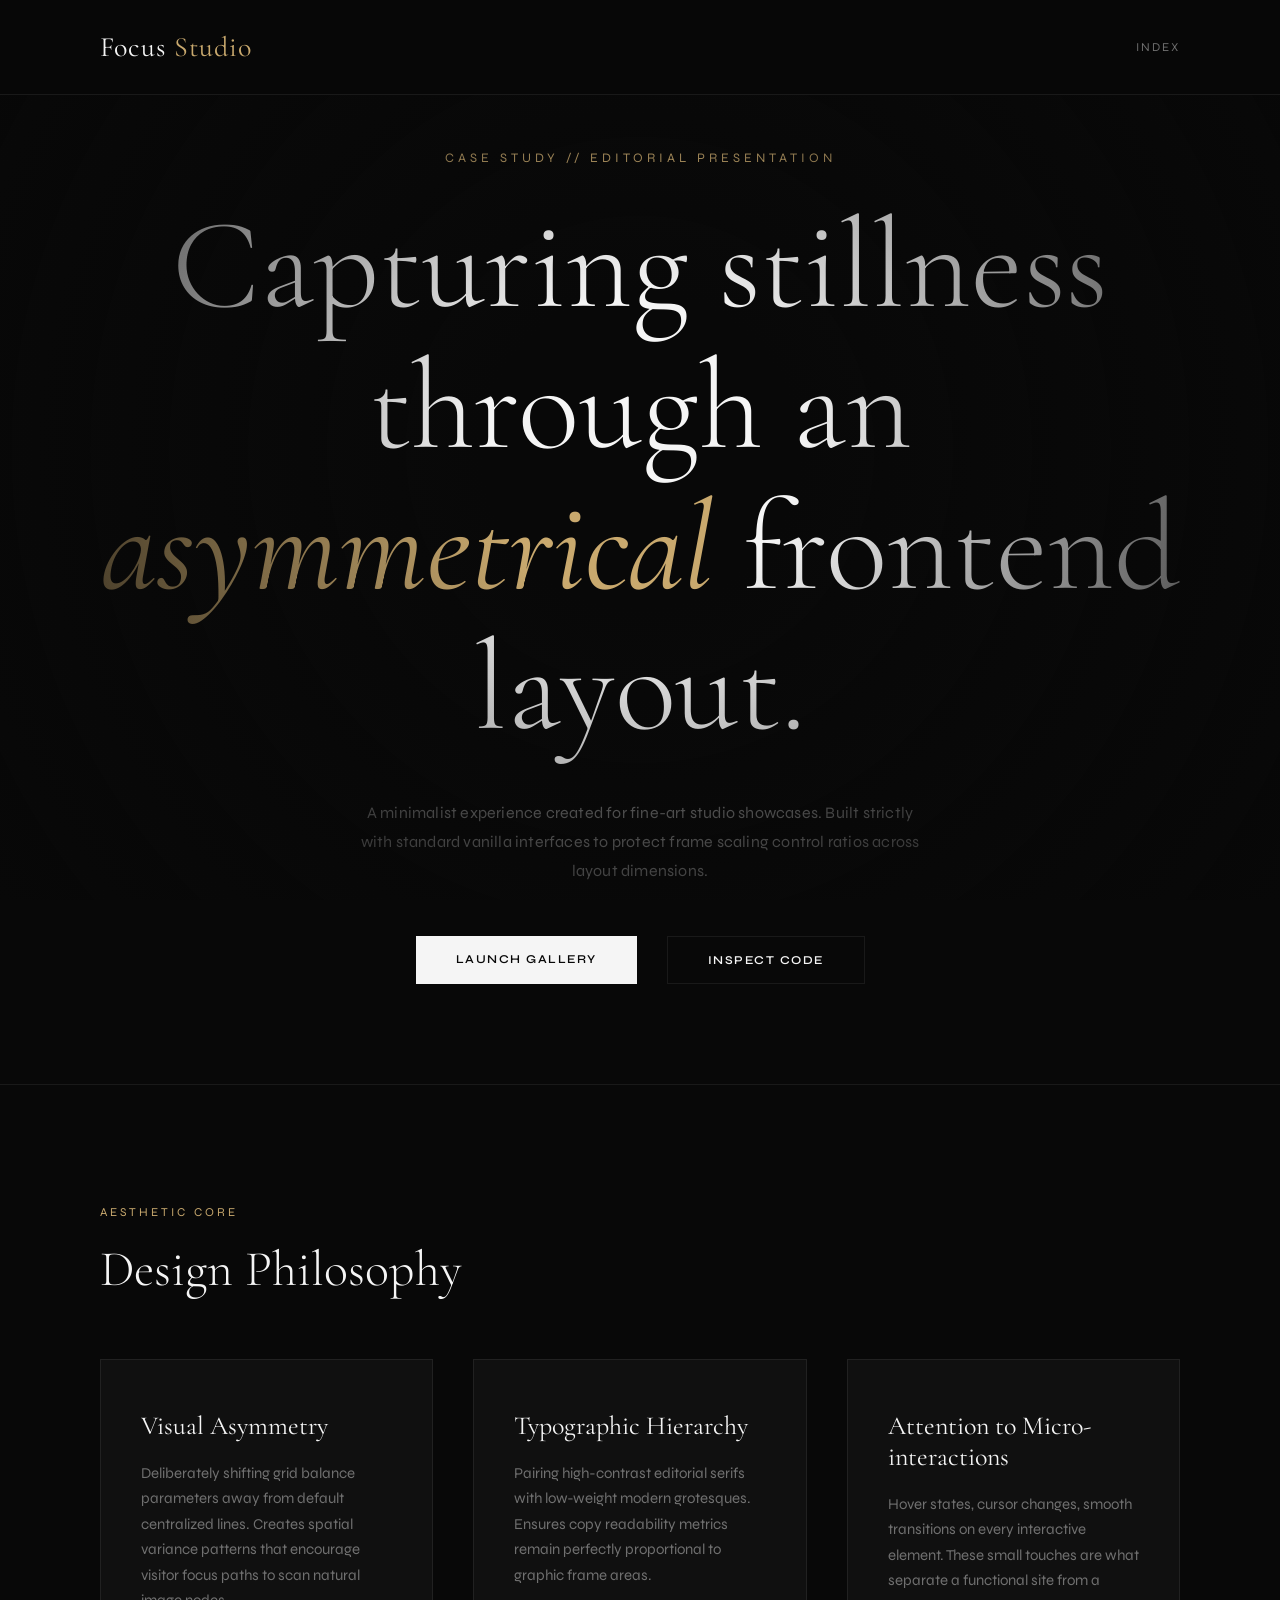
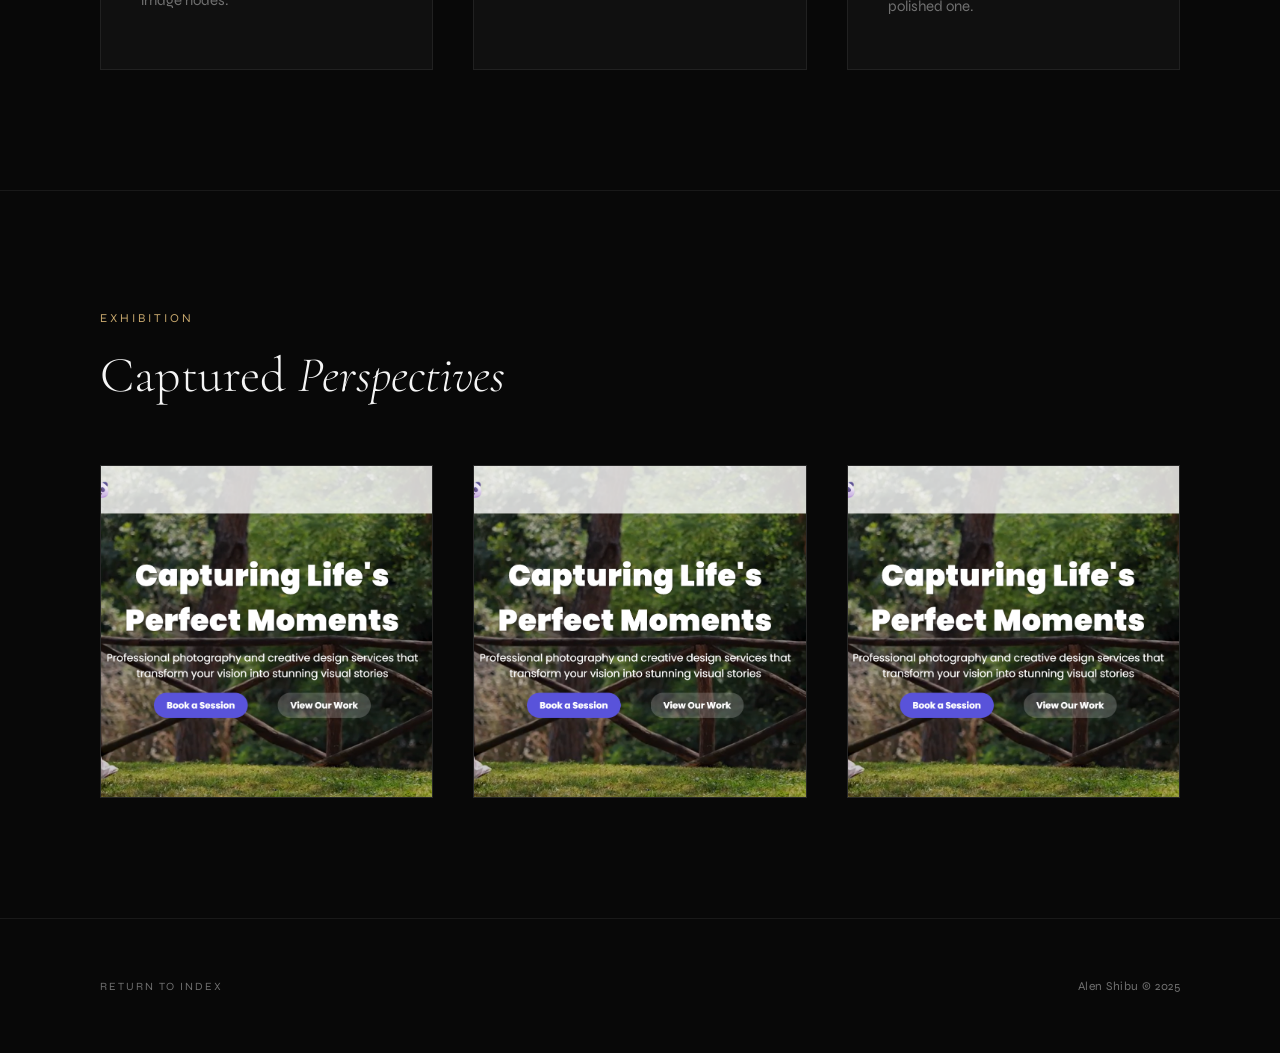
<file: project-focus-studio.html>
<!DOCTYPE html>
<html lang="en">
<head>
  <meta charset="UTF-8" />
  <meta name="viewport" content="width=device-width, initial-scale=1.0" />
  <title>Focus Studio — Fine Art Photography Portfolio | Alen Shibu</title>
  <link rel="stylesheet" href="https://cdnjs.cloudflare.com/ajax/libs/font-awesome/6.5.0/css/all.min.css" />
  <link rel="preconnect" href="https://fonts.googleapis.com" />
  <link href="https://fonts.googleapis.com/css2?family=Cormorant+Garamond:ital,wght@0,300;0,400;0,500;1,400&family=Syne:wght@400;500;600;700&display=swap" rel="stylesheet" />
  <style>
    *, *::before, *::after {
      margin: 0;
      padding: 0;
      box-sizing: border-box;
      text-decoration: none;
      list-style: none;
    }

    :root {
      --bg:      #080808;
      --surface: #101010;
      --panel:   #161616;
      --gold:    #c9a96e;
      --text:    #f5f5f5;
      --muted:   #707070;
      --border:  rgba(255, 255, 255, 0.07);
    }

    html { font-size: 62.5%; scroll-behavior: smooth; }

    body {
      background: var(--bg);
      color: var(--text);
      font-family: 'Syne', sans-serif;
      overflow-x: hidden;
    }

    /* Elegant grain overlay mock */
    body::after {
      content: '';
      position: fixed;
      inset: 0;
      background: radial-gradient(circle, transparent 20%, var(--bg) 100%), rgba(255,255,255,0.002);
      pointer-events: none;
      z-index: 10;
    }

    /* ── Nav ── */
    nav {
      position: fixed;
      top: 0; left: 0; right: 0;
      z-index: 100;
      display: flex;
      align-items: center;
      justify-content: space-between;
      padding: 3rem 10rem;
      background: rgba(8, 8, 8, 0.9);
      backdrop-filter: blur(20px);
      border-bottom: 1px solid var(--border);
    }

    .nav-logo {
      font-family: 'Cormorant Garamond', serif;
      font-size: 2.8rem;
      font-weight: 400;
      letter-spacing: 0.1rem;
    }

    .nav-logo span { color: var(--gold); }

    .nav-link {
      font-size: 1.2rem;
      text-transform: uppercase;
      letter-spacing: 0.2rem;
      color: var(--muted);
      transition: color 0.3s;
    }

    .nav-link:hover { color: var(--gold); }

    /* ── Hero ── */
    .hero {
      min-height: 100vh;
      display: flex;
      flex-direction: column;
      justify-content: center;
      align-items: center;
      text-align: center;
      padding: 15rem 4rem 10rem;
      position: relative;
    }

    .hero-pre {
      font-size: 1.3rem;
      text-transform: uppercase;
      letter-spacing: 0.4rem;
      color: var(--gold);
      margin-bottom: 3rem;
      opacity: 0;
      animation: reveal 1s 0.2s forwards;
    }

    .hero h1 {
      font-family: 'Cormorant Garamond', serif;
      font-size: clamp(6rem, 10vw, 13rem);
      font-weight: 300;
      line-height: 1.1;
      letter-spacing: -0.01rem;
      max-width: 110rem;
      margin-bottom: 4rem;
      opacity: 0;
      animation: reveal 1.2s 0.4s forwards;
    }

    .hero h1 em {
      font-style: italic;
      font-weight: 400;
      color: var(--gold);
    }

    .hero-desc {
      font-size: 1.6rem;
      color: var(--muted);
      max-width: 58rem;
      line-height: 1.8;
      letter-spacing: 0.02rem;
      margin-bottom: 5rem;
      opacity: 0;
      animation: reveal 1s 0.6s forwards;
    }

    .hero-links {
      display: flex;
      gap: 3rem;
      opacity: 0;
      animation: reveal 1s 0.8s forwards;
    }

    .btn-dark {
      padding: 1.6rem 4rem;
      background: var(--text);
      color: var(--bg);
      font-size: 1.2rem;
      font-weight: 600;
      text-transform: uppercase;
      letter-spacing: 0.15rem;
      transition: background 0.3s, transform 0.3s;
    }

    .btn-dark:hover {
      background: var(--gold);
      transform: translateY(-2px);
    }

    .btn-line {
      padding: 1.6rem 4rem;
      border: 1px solid var(--border);
      color: var(--text);
      font-size: 1.2rem;
      font-weight: 600;
      text-transform: uppercase;
      letter-spacing: 0.15rem;
      transition: border-color 0.3s;
    }

    .btn-line:hover { border-color: var(--gold); }

    /* ── Content ── */
    .content { position: relative; }

    .section {
      padding: 12rem 10rem;
      border-top: 1px solid var(--border);
    }

    .section-label {
      font-size: 1.2rem;
      text-transform: uppercase;
      letter-spacing: 0.3rem;
      color: var(--gold);
      margin-bottom: 2rem;
    }

    .section h2 {
      font-family: 'Cormorant Garamond', serif;
      font-size: 5rem;
      font-weight: 300;
      margin-bottom: 6rem;
    }

    /* Philosophy cards */
    .craft-showcase {
      display: grid;
      grid-template-columns: repeat(auto-fit, minmax(32rem, 1fr));
      gap: 4rem;
    }

    .craft-card {
      background: var(--surface);
      border: 1px solid var(--border);
      padding: 5rem 4rem;
      transition: border-color 0.3s;
    }

    .craft-card:hover { border-color: rgba(201, 169, 110, 0.3); }

    .craft-card h4 {
      font-family: 'Cormorant Garamond', serif;
      font-size: 2.6rem;
      font-weight: 400;
      margin-bottom: 2rem;
    }

    .craft-card p {
      font-size: 1.5rem;
      color: var(--muted);
      line-height: 1.7;
    }

    /* ── Studio Photo Gallery Custom Squares ── */
    .studio-gallery {
      display: grid;
      grid-template-columns: repeat(auto-fit, minmax(300px, 1fr));
      gap: 4rem;
      perspective: 1500px;
      margin-top: 2rem;
    }
    .studio-item {
      position: relative;
      background: var(--panel);
      border: 1px solid var(--border);
      overflow: hidden;
      aspect-ratio: 1 / 1;
      cursor: zoom-in;
      transform-style: preserve-3d;
      transition: transform 0.6s cubic-bezier(0.16, 1, 0.3, 1), border-color 0.3s;
    }
    .studio-item:hover {
      border-color: var(--gold);
      transform: translateY(-8px) rotateX(5deg) rotateY(3deg);
      box-shadow: 0 20px 40px rgba(201, 169, 110, 0.08);
    }
    .studio-item img {
      width: 100%;
      height: 100%;
      object-fit: cover;
      transition: transform 0.6s cubic-bezier(0.16, 1, 0.3, 1);
    }
    .studio-item:hover img {
      transform: scale(1.04);
    }
    .studio-overlay {
      position: absolute;
      inset: 0;
      background: rgba(8, 8, 8, 0.85);
      display: flex;
      flex-direction: column;
      justify-content: center;
      align-items: center;
      text-align: center;
      padding: 3rem;
      opacity: 0;
      transform: translateZ(50px) scale(0.95);
      transition: opacity 0.4s ease, transform 0.4s ease;
    }
    .studio-item:hover .studio-overlay {
      opacity: 1;
      transform: translateZ(50px) scale(1);
    }
    .studio-overlay h4 {
      font-family: 'Cormorant Garamond', serif;
      font-size: 2.6rem;
      font-weight: 400;
      color: var(--gold);
      margin-bottom: 1rem;
    }
    .studio-overlay p {
      font-family: 'Syne', sans-serif;
      font-size: 1.3rem;
      letter-spacing: 0.05rem;
      color: var(--muted);
      line-height: 1.5;
    }
    .studio-lightbox {
      position: fixed;
      inset: 0;
      background: rgba(8, 8, 8, 0.98);
      z-index: 1000;
      display: flex;
      align-items: center;
      justify-content: center;
      opacity: 0;
      pointer-events: none;
      transition: opacity 0.4s ease;
    }
    .studio-lightbox:target {
      opacity: 1;
      pointer-events: auto;
    }
    .studio-lightbox img {
      max-width: 85%;
      max-height: 80vh;
      border: 1px solid var(--border);
      box-shadow: 0 0 60px rgba(0,0,0,0.9);
    }
    .studio-lightbox .close-studio-lb {
      position: absolute;
      top: 4rem; right: 5rem;
      font-family: 'Cormorant Garamond', serif;
      font-size: 4rem;
      font-style: italic;
      color: var(--muted);
      transition: color 0.3s;
    }
    .studio-lightbox .close-studio-lb:hover { color: var(--gold); }

    /* Back footer */
    .back-footer {
      padding: 6rem 10rem;
      border-top: 1px solid var(--border);
      display: flex;
      align-items: center;
      justify-content: space-between;
    }

    .back-footer a {
      font-size: 1.1rem;
      text-transform: uppercase;
      letter-spacing: 0.2rem;
      color: var(--muted);
      transition: color 0.3s;
    }

    .back-footer a:hover { color: var(--gold); }

    .back-footer-copy {
      font-size: 1.2rem;
      color: var(--muted);
      letter-spacing: 0.05rem;
    }

    @keyframes reveal {
      from { opacity: 0; transform: translateY(30px); }
      to   { opacity: 1; transform: translateY(0); }
    }

    @media (max-width: 768px) {
      nav, .section, .back-footer {
        padding-left: 4rem;
        padding-right: 4rem;
      }
      .hero h1 { font-size: 5rem; }
    }
  </style>
</head>
<body>

  <nav>
    <div class="nav-logo">Focus <span>Studio</span></div>
    <a class="nav-link" href="index.html">Index</a>
  </nav>

  <section class="hero">
    <span class="hero-pre">Case Study // Editorial Presentation</span>
    <h1>Capturing stillness through an <em>asymmetrical</em> frontend layout.</h1>
    <p class="hero-desc">
      A minimalist experience created for fine-art studio showcases. Built strictly with standard vanilla interfaces to protect frame scaling control ratios across layout dimensions.
    </p>
    <div class="hero-links">
      <a href="https://alen-shibu.github.io/Focus_Studio/" target="_blank" rel="noopener" class="btn-dark">Launch Gallery</a>
      <a href="https://github.com/Alen-Shibu/Focus_Studio" target="_blank" rel="noopener" class="btn-line">Inspect Code</a>
    </div>
  </section>

  <div class="content">
    <section class="section">
      <p class="section-label">Aesthetic Core</p>
      <h2>Design Philosophy</h2>
      <div class="craft-showcase">
        <div class="craft-card">
          <h4>Visual Asymmetry</h4>
          <p>Deliberately shifting grid balance parameters away from default centralized lines. Creates spatial variance patterns that encourage visitor focus paths to scan natural image nodes.</p>
        </div>
        <div class="craft-card">
          <h4>Typographic Hierarchy</h4>
          <p>Pairing high-contrast editorial serifs with low-weight modern grotesques. Ensures copy readability metrics remain perfectly proportional to graphic frame areas.</p>
        </div>
        <div class="craft-card">
          <h4>Attention to Micro-interactions</h4>
          <p>Hover states, cursor changes, smooth transitions on every interactive element. These small touches are what separate a functional site from a polished one.</p>
        </div>
      </div>
    </section>

    <section class="section">
      <p class="section-label">Exhibition</p>
      <h2>Captured <em>Perspectives</em></h2>
      <div class="studio-gallery">
        <a href="#view1" class="studio-item">
          <img src="assets/Focus_Studio.png" alt="Focus Studio Landing Screen Grid Layout" />
          <div class="studio-overlay">
            <h4>Minimalist Portfolio Index</h4>
            <p>Clean asymmetric design patterns rendering content priority models elegantly.</p>
          </div>
        </a>
        
        <a href="#view2" class="studio-item">
          <img src="assets/Focus_Studio.png" alt="Focus Studio Fluid Image Presentation View" />
          <div class="studio-overlay">
            <h4>Fluid Presentation Panels</h4>
            <p>Pure execution tracking element aspect structures dynamically without latency frameworks.</p>
          </div>
        </a>

        <a href="#view3" class="studio-item">
          <img src="assets/Focus_Studio.png" alt="Focus Studio Mobile Optimization Interface Showcase" />
          <div class="studio-overlay">
            <h4>Handheld Form Fitting</h4>
            <p>Fluid spatial alignment keeping visual elements balanced across all viewing monitors.</p>
          </div>
        </a>
      </div>

      <div id="view1" class="studio-lightbox"><a href="#_" class="close-studio-lb">dismiss ×</a><img src="assets/Focus_Studio.png" alt="Landing Display Grid View Capture" /></div>
      <div id="view2" class="studio-lightbox"><a href="#_" class="close-studio-lb">dismiss ×</a><img src="assets/Focus_Studio.png" alt="Image Aspect Presentation Capture" /></div>
      <div id="view3" class="studio-lightbox"><a href="#_" class="close-studio-lb">dismiss ×</a><img src="assets/Focus_Studio.png" alt="Handheld Device Responsiveness Showcase Capture" /></div>
    </section>
  </div>

  <footer class="back-footer">
    <a href="index.html">Return to Index</a>
    <span class="back-footer-copy">Alen Shibu &copy; 2025</span>
  </footer>
</body>
</html>
</file>
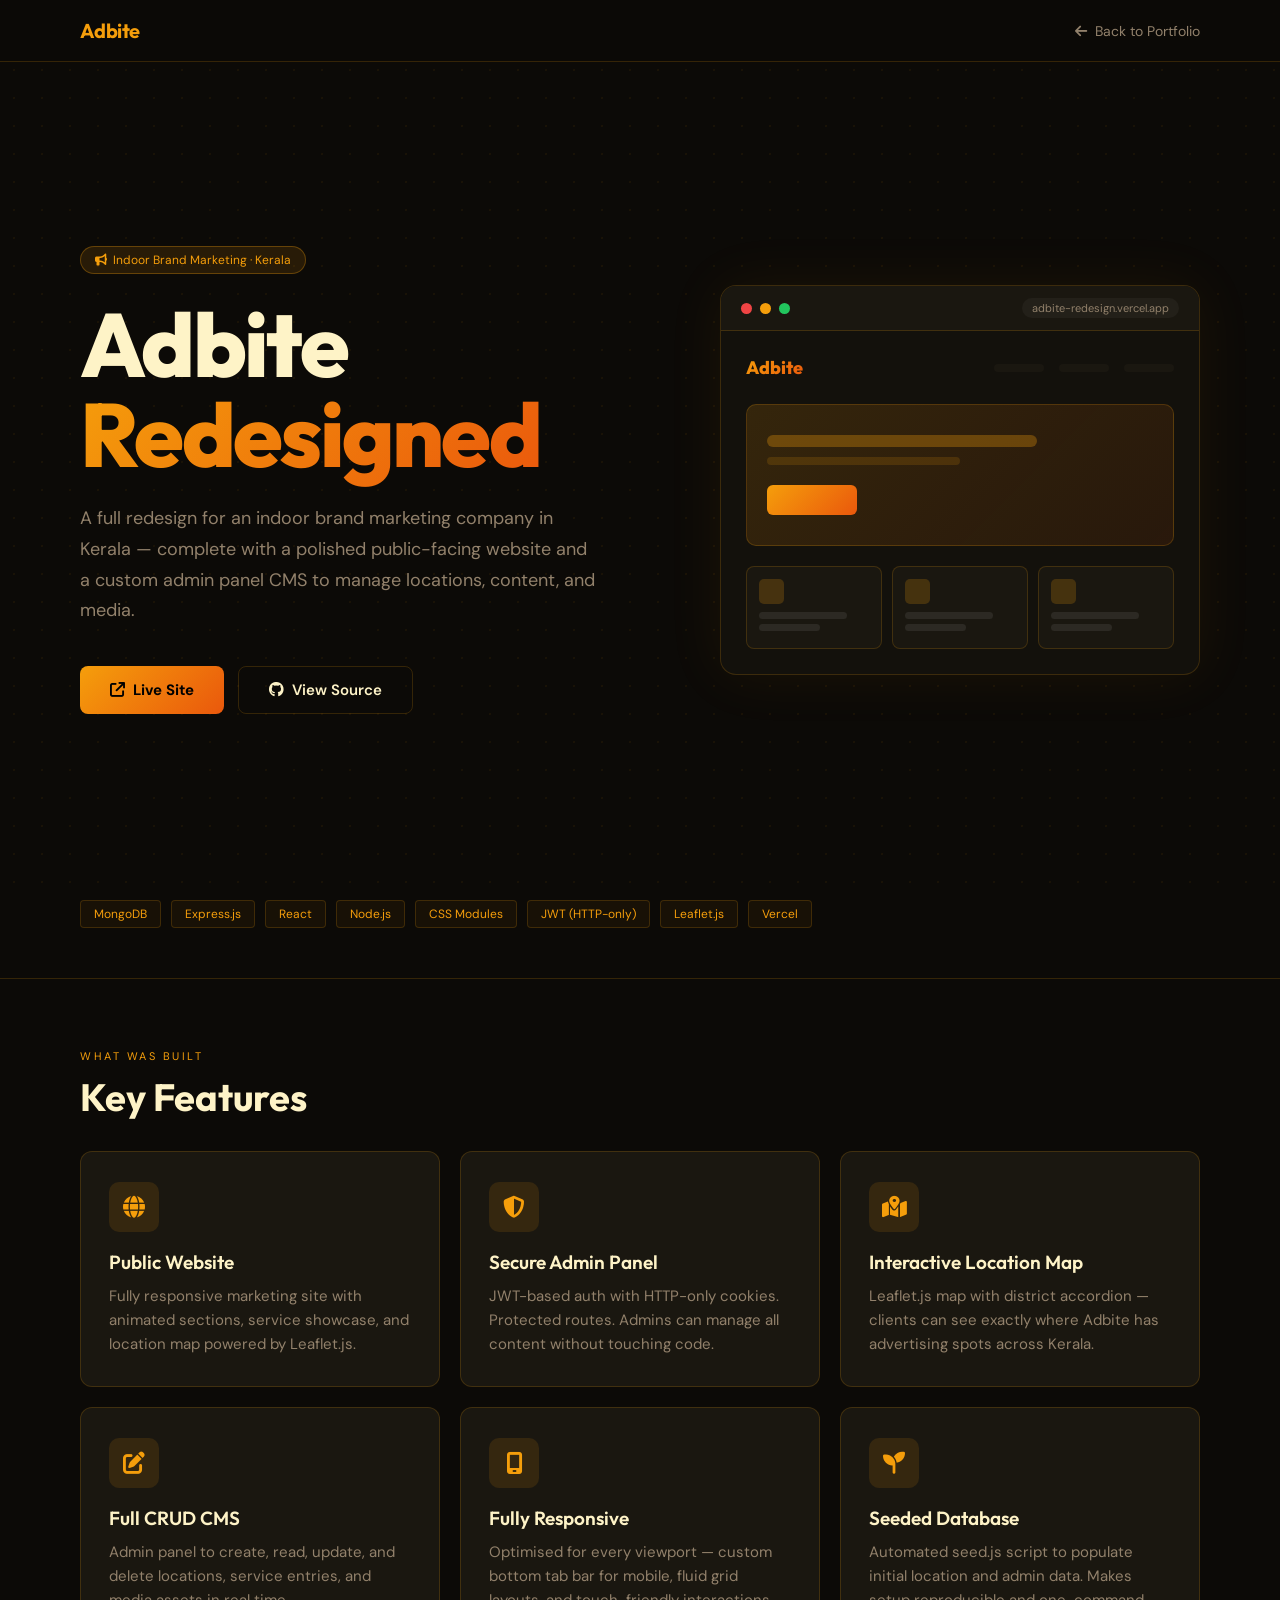
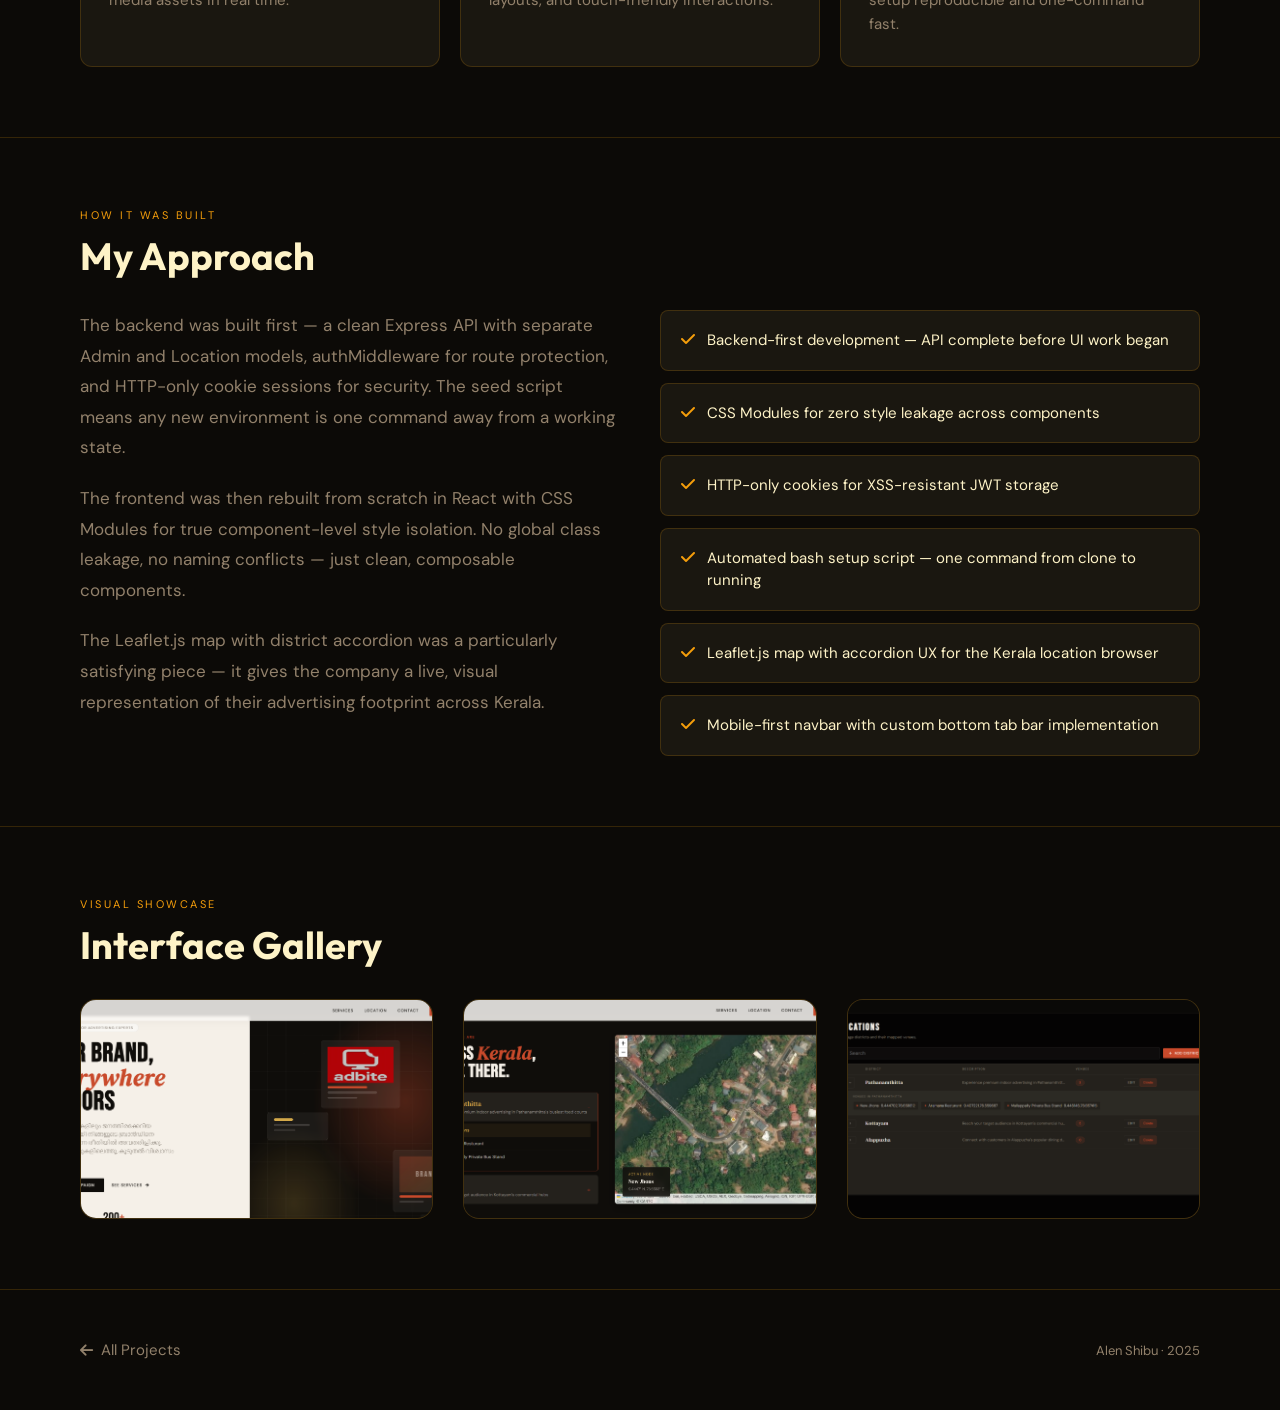
<file: projects/project-adbite.html>
<!DOCTYPE html>
<html lang="en">
<head>
  <meta charset="UTF-8" />
  <meta name="viewport" content="width=device-width, initial-scale=1.0" />
  <title>Adbite — Brand Marketing CMS | Alen Shibu</title>
  <link rel="stylesheet" href="https://cdnjs.cloudflare.com/ajax/libs/font-awesome/6.5.0/css/all.min.css" />
  <link rel="preconnect" href="https://fonts.googleapis.com" />
  <link href="https://fonts.googleapis.com/css2?family=Outfit:wght@300;400;500;600;700;800&family=DM+Sans:wght@300;400;500;600&display=swap" rel="stylesheet" />
  <style>
    *, *::before, *::after {
      margin: 0;
      padding: 0;
      box-sizing: border-box;
      text-decoration: none;
      list-style: none;
    }

    body:has(.lightbox:target) nav {
      display: none;
    }

    body:has(.lightbox:target) .back-footer {
      display: none;
    }
    body:has(.lightbox:target) {
      overflow: hidden;
    }

    :root {
      --bg:        #0c0a07;
      --surface:   #13110c;
      --panel:     #1a1710;
      --amber:     #f59e0b;
      --amber-dim: #92400e;
      --orange:    #ea580c;
      --text:      #fef3c7;
      --muted:     #92816b;
      --border:    rgba(245, 158, 11, 0.18);
    }

    html { font-size: 62.5%; scroll-behavior: smooth; }

    body {
      background: var(--bg);
      color: var(--text);
      font-family: 'DM Sans', sans-serif;
      overflow-x: hidden;
    }

    /* Subtle dot pattern */
    body::before {
      content: '';
      position: fixed;
      inset: 0;
      background-image: radial-gradient(rgba(245, 158, 11, 0.06) 1px, transparent 1px);
      background-size: 28px 28px;
      pointer-events: none;
      z-index: 0;
    }

    /* ── Nav ── */
    nav {
      position: fixed;
      top: 0; left: 0; right: 0;
      z-index: 100;
      display: flex;
      align-items: center;
      justify-content: space-between;
      padding: 1.8rem 8rem;
      background: rgba(12, 10, 7, 0.88);
      backdrop-filter: blur(12px);
      border-bottom: 1px solid var(--border);
    }

    .nav-brand {
      font-family: 'Outfit', sans-serif;
      font-size: 2rem;
      font-weight: 700;
      color: var(--amber);
      letter-spacing: -0.03em;
    }

    .nav-back {
      display: inline-flex;
      align-items: center;
      gap: 0.8rem;
      font-size: 1.4rem;
      color: var(--muted);
      transition: color 0.2s;
    }

    .nav-back:hover { color: var(--amber); }

    /* ── Hero ── */
    .hero {
      min-height: 100vh;
      display: flex;
      align-items: center;
      padding: 12rem 8rem 6rem;
      position: relative;
      z-index: 1;
      gap: 8rem;
    }

    .hero-left { flex: 1; }

    .hero-badge {
      display: inline-flex;
      align-items: center;
      gap: 0.6rem;
      background: rgba(245, 158, 11, 0.12);
      border: 1px solid rgba(245, 158, 11, 0.3);
      border-radius: 10rem;
      padding: 0.5rem 1.4rem;
      font-size: 1.2rem;
      color: var(--amber);
      margin-bottom: 2.5rem;
      opacity: 0;
      animation: fadeUp 0.5s 0.1s forwards;
    }

    .hero h1 {
      font-family: 'Outfit', sans-serif;
      font-size: clamp(5rem, 7vw, 9rem);
      font-weight: 800;
      line-height: 1;
      letter-spacing: -0.03em;
      margin-bottom: 2.5rem;
      opacity: 0;
      animation: fadeUp 0.5s 0.25s forwards;
    }

    .hero h1 em {
      font-style: normal;
      background: linear-gradient(135deg, var(--amber), var(--orange));
      -webkit-background-clip: text;
      background-clip: text;
      color: transparent;
    }

    .hero-sub {
      font-size: 1.8rem;
      color: var(--muted);
      line-height: 1.7;
      max-width: 52rem;
      margin-bottom: 4rem;
      opacity: 0;
      animation: fadeUp 0.5s 0.4s forwards;
    }

    .hero-actions {
      display: flex;
      gap: 1.4rem;
      flex-wrap: wrap;
      opacity: 0;
      animation: fadeUp 0.5s 0.55s forwards;
    }

    .btn-amber {
      display: inline-flex;
      align-items: center;
      gap: 0.8rem;
      padding: 1.3rem 3rem;
      background: linear-gradient(135deg, var(--amber), var(--orange));
      color: #000;
      font-weight: 700;
      font-size: 1.5rem;
      border-radius: 0.8rem;
      transition: transform 0.2s, box-shadow 0.2s;
    }

    .btn-amber:hover {
      transform: translateY(-2px);
      box-shadow: 0 8px 30px rgba(245, 158, 11, 0.35);
    }

    .btn-ghost {
      display: inline-flex;
      align-items: center;
      gap: 0.8rem;
      padding: 1.3rem 3rem;
      border: 1px solid var(--border);
      color: var(--text);
      font-weight: 600;
      font-size: 1.5rem;
      border-radius: 0.8rem;
      transition: border-color 0.2s, background 0.2s;
    }

    .btn-ghost:hover {
      border-color: var(--amber);
      background: rgba(245, 158, 11, 0.06);
    }

    /* Hero right — decorative panel */
    .hero-right {
      flex: 1;
      max-width: 48rem;
      opacity: 0;
      animation: fadeUp 0.7s 0.5s forwards;
    }

    .mockup-panel {
      background: var(--surface);
      border: 1px solid var(--border);
      border-radius: 1.6rem;
      overflow: hidden;
      box-shadow: 0 0 60px rgba(245, 158, 11, 0.07);
    }

    .mockup-bar {
      background: var(--panel);
      padding: 1.2rem 2rem;
      display: flex;
      align-items: center;
      gap: 0.8rem;
      border-bottom: 1px solid var(--border);
    }

    .m-dot {
      width: 1.1rem;
      height: 1.1rem;
      border-radius: 50%;
    }

    .m-dot-r { background: #ef4444; }
    .m-dot-y { background: #f59e0b; }
    .m-dot-g { background: #22c55e; }

    .mockup-url {
      margin-left: auto;
      font-size: 1.1rem;
      color: var(--muted);
      background: rgba(255,255,255,0.04);
      padding: 0.3rem 1rem;
      border-radius: 2rem;
    }

    .mockup-body {
      padding: 2.5rem;
    }

    .mockup-nav-sim {
      display: flex;
      justify-content: space-between;
      align-items: center;
      margin-bottom: 2.5rem;
    }

    .sim-logo {
      font-family: 'Outfit', sans-serif;
      font-weight: 800;
      font-size: 1.8rem;
      background: linear-gradient(135deg, var(--amber), var(--orange));
      -webkit-background-clip: text;
      background-clip: text;
      color: transparent;
    }

    .sim-links {
      display: flex;
      gap: 1.5rem;
    }

    .sim-link {
      width: 5rem;
      height: 0.8rem;
      border-radius: 1rem;
      background: var(--panel);
    }

    .sim-hero-block {
      background: linear-gradient(135deg, rgba(245,158,11,0.15), rgba(234,88,12,0.1));
      border: 1px solid rgba(245,158,11,0.2);
      border-radius: 1rem;
      padding: 3rem 2rem;
      margin-bottom: 2rem;
    }

    .sim-title-bar {
      width: 70%;
      height: 1.2rem;
      border-radius: 1rem;
      background: rgba(245,158,11,0.3);
      margin-bottom: 1rem;
    }

    .sim-sub-bar {
      width: 50%;
      height: 0.8rem;
      border-radius: 1rem;
      background: rgba(245,158,11,0.15);
      margin-bottom: 2rem;
    }

    .sim-btn {
      width: 9rem;
      height: 3rem;
      border-radius: 0.6rem;
      background: linear-gradient(135deg, var(--amber), var(--orange));
    }

    .sim-cards {
      display: grid;
      grid-template-columns: 1fr 1fr 1fr;
      gap: 1rem;
    }

    .sim-card {
      background: var(--panel);
      border: 1px solid var(--border);
      border-radius: 0.8rem;
      padding: 1.2rem;
    }

    .sim-card-icon {
      width: 2.5rem;
      height: 2.5rem;
      border-radius: 0.5rem;
      background: rgba(245, 158, 11, 0.2);
      margin-bottom: 0.8rem;
    }

    .sim-card-line {
      width: 80%;
      height: 0.7rem;
      background: rgba(255,255,255,0.08);
      border-radius: 1rem;
      margin-bottom: 0.5rem;
    }

    .sim-card-line.short { width: 55%; }

    /* ── Stack tags ── */
    .stack-row {
      display: flex;
      flex-wrap: wrap;
      gap: 1rem;
      padding: 0rem 8rem 5rem;
      position: relative;
      z-index: 1;
      opacity: 0;
      animation: fadeUp 0.5s 0.7s forwards;
    }

    .tag {
      font-size: 1.2rem;
      padding: 0.5rem 1.3rem;
      border-radius: 0.4rem;
      border: 1px solid var(--border);
      color: var(--amber);
      background: rgba(245, 158, 11, 0.05);
    }

    /* ── Content sections ── */
    .content { position: relative; z-index: 1; }

    .section {
      padding: 7rem 8rem;
      border-top: 1px solid var(--border);
    }

    .section-label {
      font-size: 1.1rem;
      color: var(--amber);
      letter-spacing: 0.25rem;
      text-transform: uppercase;
      margin-bottom: 1rem;
    }

    .section h2 {
      font-family: 'Outfit', sans-serif;
      font-size: 3.8rem;
      font-weight: 700;
      margin-bottom: 3rem;
    }

    /* Feature grid */
    .feature-grid {
      display: grid;
      grid-template-columns: repeat(auto-fit, minmax(27rem, 1fr));
      gap: 2rem;
    }

    .feature-card {
      background: var(--panel);
      border: 1px solid var(--border);
      border-radius: 1.2rem;
      padding: 3rem 2.8rem;
      transition: border-color 0.2s, transform 0.2s;
    }

    .feature-card:hover {
      border-color: var(--amber);
      transform: translateY(-4px);
    }

    .feature-icon {
      width: 5rem;
      height: 5rem;
      display: flex;
      align-items: center;
      justify-content: center;
      background: rgba(245,158,11,0.12);
      border-radius: 1rem;
      font-size: 2.2rem;
      color: var(--amber);
      margin-bottom: 1.8rem;
    }

    .feature-card h3 {
      font-family: 'Outfit', sans-serif;
      font-size: 1.9rem;
      font-weight: 600;
      margin-bottom: 1rem;
    }

    .feature-card p {
      font-size: 1.5rem;
      color: var(--muted);
      line-height: 1.6;
    }

    /* Two-column layout for approach */
    .two-col {
      display: grid;
      grid-template-columns: 1fr 1fr;
      gap: 4rem;
      align-items: start;
    }

    .two-col p {
      font-size: 1.7rem;
      color: var(--muted);
      line-height: 1.8;
      margin-bottom: 2rem;
    }

    .highlight-list {
      display: flex;
      flex-direction: column;
      gap: 1.2rem;
    }

    .highlight-item {
      display: flex;
      align-items: flex-start;
      gap: 1.2rem;
      background: var(--panel);
      border: 1px solid var(--border);
      border-radius: 0.8rem;
      padding: 1.8rem 2rem;
    }

    .highlight-item i {
      color: var(--amber);
      font-size: 1.6rem;
      margin-top: 0.2rem;
    }

    .highlight-item span {
      font-size: 1.5rem;
      color: var(--text);
      line-height: 1.5;
    }

    /* ── Photo Gallery Custom Interactive Styles ── */
    .gallery-grid {
      display: grid;
      grid-template-columns: repeat(auto-fit, minmax(300px, 1fr));
      gap: 3rem;
      perspective: 1000px;
      margin-top: 2rem;
    }
    .gallery-item {
      position: relative;
      background: var(--panel);
      border: 1px solid var(--border);
      border-radius: 1.6rem;
      overflow: hidden;
      aspect-ratio: 16 / 10;
      cursor: zoom-in;
      transform-style: preserve-3d;
      transition: transform 0.5s cubic-bezier(0.25, 1, 0.5, 1), border-color 0.3s;
    }
    .gallery-item:hover {
      border-color: var(--amber);
      transform: translateY(-5px) rotateX(4deg) rotateY(-4deg);
      box-shadow: -10px 15px 30px rgba(245, 158, 11, 0.15);
    }
    .gallery-item img {
      width: 100%;
      height: 100%;
      object-fit: cover;
      transition: transform 0.5s ease;
    }
    .gallery-item:hover img {
      transform: scale(1.05);
    }
    .gallery-overlay {
      position: absolute;
      inset: 0;
      background: linear-gradient(to top, rgba(12, 10, 7, 0.95) 10%, rgba(12, 10, 7, 0.2) 70%);
      display: flex;
      flex-direction: column;
      justify-content: flex-end;
      padding: 2.5rem;
      opacity: 0;
      transform: translateZ(30px) translateY(10px);
      transition: opacity 0.4s ease, transform 0.4s ease;
    }
    .gallery-item:hover .gallery-overlay {
      opacity: 1;
      transform: translateZ(30px) translateY(0);
    }
    .gallery-overlay h4 {
      font-family: 'Outfit', sans-serif;
      font-size: 1.8rem;
      color: var(--text);
      margin-bottom: 0.5rem;
    }
    .gallery-overlay p {
      font-size: 1.3rem;
      color: var(--muted);
    }
    .lightbox {
      position: fixed;
      inset: 0;
      background: rgba(12, 10, 7, 0.95);
      backdrop-filter: blur(8px);
      z-index: 1000;
      display: flex;
      align-items: center;
      justify-content: center;
      opacity: 0;
      pointer-events: none;
      transition: opacity 0.3s ease;
    }
    .lightbox:target {
      opacity: 1;
      pointer-events: auto;
    }
    .lightbox img {
      max-width: 90%;
      max-height: 85vh;
      border-radius: 0.8rem;
      border: 1px solid var(--border);
      box-shadow: 0 0 50px rgba(0,0,0,0.8);
    }
    .lightbox .close-lightbox {
      position: absolute;
      top: 3rem; right: 4rem;
      font-size: 3rem;
      color: var(--text);
      transition: color 0.2s;
    }
    .lightbox .close-lightbox:hover { color: var(--amber); }

    /* Back footer */
    .back-footer {
      padding: 5rem 8rem;
      border-top: 1px solid var(--border);
      display: flex;
      align-items: center;
      justify-content: space-between;
      position: relative;
      z-index: 1;
    }

    .back-footer a {
      display: inline-flex;
      align-items: center;
      gap: 0.8rem;
      font-size: 1.5rem;
      color: var(--muted);
      transition: color 0.2s;
    }

    .back-footer a:hover { color: var(--amber); }

    .back-footer-copy {
      font-size: 1.3rem;
      color: var(--muted);
    }

    @keyframes fadeUp {
      from { opacity: 0; transform: translateY(20px); }
      to   { opacity: 1; transform: translateY(0); }
    }

    @media (max-width: 960px) {
      .hero { flex-direction: column; gap: 4rem; }
      .hero-right { max-width: 100%; width: 100%; }
      .two-col { grid-template-columns: 1fr; }
    }

    @media (max-width: 768px) {
      nav, .hero, .stack-row, .section, .back-footer {
        padding-left: 3rem;
        padding-right: 3rem;
      }
    }
  </style>
</head>
<body>

  <nav>
    <div class="nav-brand">Adbite</div>
    <a class="nav-back" href="../index.html">
      <i class="fa-solid fa-arrow-left"></i> Back to Portfolio
    </a>
  </nav>

  <section class="hero">
    <div class="hero-left">
      <div class="hero-badge">
        <i class="fa-solid fa-bullhorn"></i> Indoor Brand Marketing · Kerala
      </div>
      <h1>Adbite<br /><em>Redesigned</em></h1>
      <p class="hero-sub">
        A full redesign for an indoor brand marketing company in Kerala — complete
        with a polished public-facing website and a custom admin panel CMS to manage
        locations, content, and media.
      </p>
      <div class="hero-actions">
        <a href="https://adbite-redesign.vercel.app/" target="_blank" rel="noopener" class="btn-amber">
          <i class="fa-solid fa-arrow-up-right-from-square"></i> Live Site
        </a>
        <a href="https://github.com/Alen-Shibu/Adbite-redesign.git" target="_blank" rel="noopener" class="btn-ghost">
          <i class="fa-brands fa-github"></i> View Source
        </a>
      </div>
    </div>
    <div class="hero-right">
      <div class="mockup-panel">
        <div class="mockup-bar">
          <span class="m-dot m-dot-r"></span>
          <span class="m-dot m-dot-y"></span>
          <span class="m-dot m-dot-g"></span>
          <span class="mockup-url">adbite-redesign.vercel.app</span>
        </div>
        <div class="mockup-body">
          <div class="mockup-nav-sim">
            <div class="sim-logo">Adbite</div>
            <div class="sim-links">
              <div class="sim-link"></div>
              <div class="sim-link"></div>
              <div class="sim-link"></div>
            </div>
          </div>
          <div class="sim-hero-block">
            <div class="sim-title-bar"></div>
            <div class="sim-sub-bar"></div>
            <div class="sim-btn"></div>
          </div>
          <div class="sim-cards">
            <div class="sim-card">
              <div class="sim-card-icon"></div>
              <div class="sim-card-line"></div>
              <div class="sim-card-line short"></div>
            </div>
            <div class="sim-card">
              <div class="sim-card-icon"></div>
              <div class="sim-card-line"></div>
              <div class="sim-card-line short"></div>
            </div>
            <div class="sim-card">
              <div class="sim-card-icon"></div>
              <div class="sim-card-line"></div>
              <div class="sim-card-line short"></div>
            </div>
          </div>
        </div>
      </div>
    </div>
  </section>

  <div class="stack-row">
    <span class="tag">MongoDB</span>
    <span class="tag">Express.js</span>
    <span class="tag">React</span>
    <span class="tag">Node.js</span>
    <span class="tag">CSS Modules</span>
    <span class="tag">JWT (HTTP-only)</span>
    <span class="tag">Leaflet.js</span>
    <span class="tag">Vercel</span>
  </div>

  <div class="content">
    <section class="section">
      <p class="section-label">What was built</p>
      <h2>Key Features</h2>
      <div class="feature-grid">
        <div class="feature-card">
          <div class="feature-icon"><i class="fa-solid fa-globe"></i></div>
          <h3>Public Website</h3>
          <p>Fully responsive marketing site with animated sections, service showcase, and location map powered by Leaflet.js.</p>
        </div>
        <div class="feature-card">
          <div class="feature-icon"><i class="fa-solid fa-shield-halved"></i></div>
          <h3>Secure Admin Panel</h3>
          <p>JWT-based auth with HTTP-only cookies. Protected routes. Admins can manage all content without touching code.</p>
        </div>
        <div class="feature-card">
          <div class="feature-icon"><i class="fa-solid fa-map-location-dot"></i></div>
          <h3>Interactive Location Map</h3>
          <p>Leaflet.js map with district accordion — clients can see exactly where Adbite has advertising spots across Kerala.</p>
        </div>
        <div class="feature-card">
          <div class="feature-icon"><i class="fa-solid fa-pen-to-square"></i></div>
          <h3>Full CRUD CMS</h3>
          <p>Admin panel to create, read, update, and delete locations, service entries, and media assets in real time.</p>
        </div>
        <div class="feature-card">
          <div class="feature-icon"><i class="fa-solid fa-mobile-screen"></i></div>
          <h3>Fully Responsive</h3>
          <p>Optimised for every viewport — custom bottom tab bar for mobile, fluid grid layouts, and touch-friendly interactions.</p>
        </div>
        <div class="feature-card">
          <div class="feature-icon"><i class="fa-solid fa-seedling"></i></div>
          <h3>Seeded Database</h3>
          <p>Automated seed.js script to populate initial location and admin data. Makes setup reproducible and one-command fast.</p>
        </div>
      </div>
    </section>

    <section class="section">
      <p class="section-label">How it was built</p>
      <h2>My Approach</h2>
      <div class="two-col">
        <div>
          <p>
            The backend was built first — a clean Express API with separate Admin and Location models, authMiddleware for route protection, and HTTP-only cookie sessions for security. The seed script means any new environment is one command away from a working state.
          </p>
          <p>
            The frontend was then rebuilt from scratch in React with CSS Modules for true component-level style isolation. No global class leakage, no naming conflicts — just clean, composable components.
          </p>
          <p>
            The Leaflet.js map with district accordion was a particularly satisfying piece — it gives the company a live, visual representation of their advertising footprint across Kerala.
          </p>
        </div>
        <div class="highlight-list">
          <div class="highlight-item">
            <i class="fa-solid fa-check"></i>
            <span>Backend-first development — API complete before UI work began</span>
          </div>
          <div class="highlight-item">
            <i class="fa-solid fa-check"></i>
            <span>CSS Modules for zero style leakage across components</span>
          </div>
          <div class="highlight-item">
            <i class="fa-solid fa-check"></i>
            <span>HTTP-only cookies for XSS-resistant JWT storage</span>
          </div>
          <div class="highlight-item">
            <i class="fa-solid fa-check"></i>
            <span>Automated bash setup script — one command from clone to running</span>
          </div>
          <div class="highlight-item">
            <i class="fa-solid fa-check"></i>
            <span>Leaflet.js map with accordion UX for the Kerala location browser</span>
          </div>
          <div class="highlight-item">
            <i class="fa-solid fa-check"></i>
            <span>Mobile-first navbar with custom bottom tab bar implementation</span>
          </div>
        </div>
      </div>
    </section>

    <section class="section">
      <p class="section-label">Visual Showcase</p>
      <h2>Interface Gallery</h2>
      <div class="gallery-grid">
        <a href="#img1" class="gallery-item">
          <img src="../assets/project_images/Adbite_1.png" alt="Adbite Admin Dashboard Screen" />
          <div class="gallery-overlay">
            <h4>Admin Dashboard Overview</h4>
            <p>Full view of dynamic CMS analytics panel metrics.</p>
          </div>
        </a>
        
        <a href="#img2" class="gallery-item">
          <img src="../assets/project_images/Adbite_2.png" alt="Adbite Map Component" />
          <div class="gallery-overlay">
            <h4>Kerala Distribution Map</h4>
            <p>LeafletJS dynamic node clustering component rendering interactive markers.</p>
          </div>
        </a>

        <a href="#img3" class="gallery-item">
          <img src="../assets/project_images/Adbite_3.png" alt="Adbite Responsive Layout Mobile View" />
          <div class="gallery-overlay">
            <h4>Mobile View Layout</h4>
            <p>Custom isolated styling structures utilizing localized CSS Modules.</p>
          </div>
        </a>
      </div>

      <div id="img1" class="lightbox"><a href="#_" class="close-lightbox"><i class="fa-solid fa-xmark"></i></a><img src="../assets/project_images/Adbite_1.png" alt="Admin Dashboard Snapshot" /></div>
      <div id="img2" class="lightbox"><a href="#_" class="close-lightbox"><i class="fa-solid fa-xmark"></i></a><img src="../assets/project_images/Adbite_2.png" alt="Interactive Map Component Snapshot" /></div>
      <div id="img3" class="lightbox"><a href="#_" class="close-lightbox"><i class="fa-solid fa-xmark"></i></a><img src="../assets/project_images/Adbite_3.png" alt="Mobile System Layout Snapshot" /></div>
    </section>
  </div>

  <footer class="back-footer">
    <a href="../index.html">
      <i class="fa-solid fa-arrow-left"></i> All Projects
    </a>
    <span class="back-footer-copy">Alen Shibu · 2025</span>
  </footer>
</body>
</html>
</file>
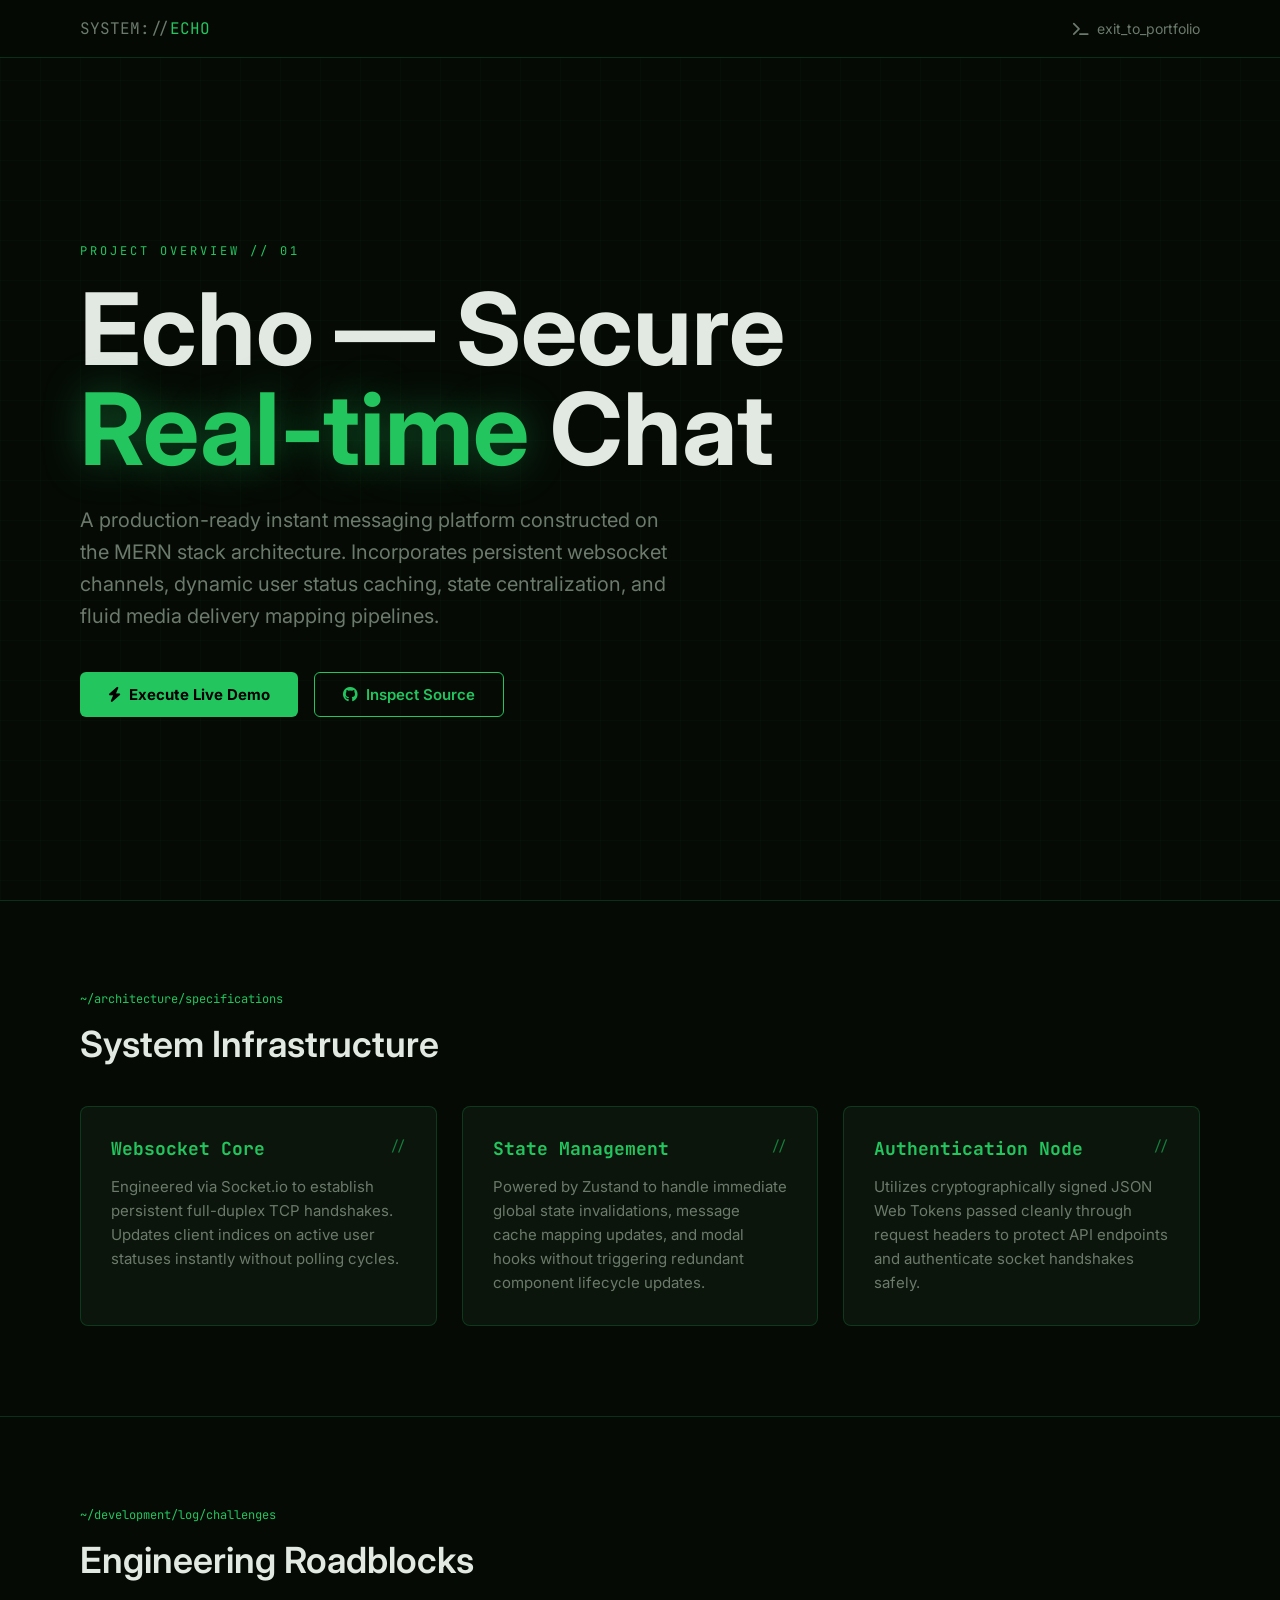
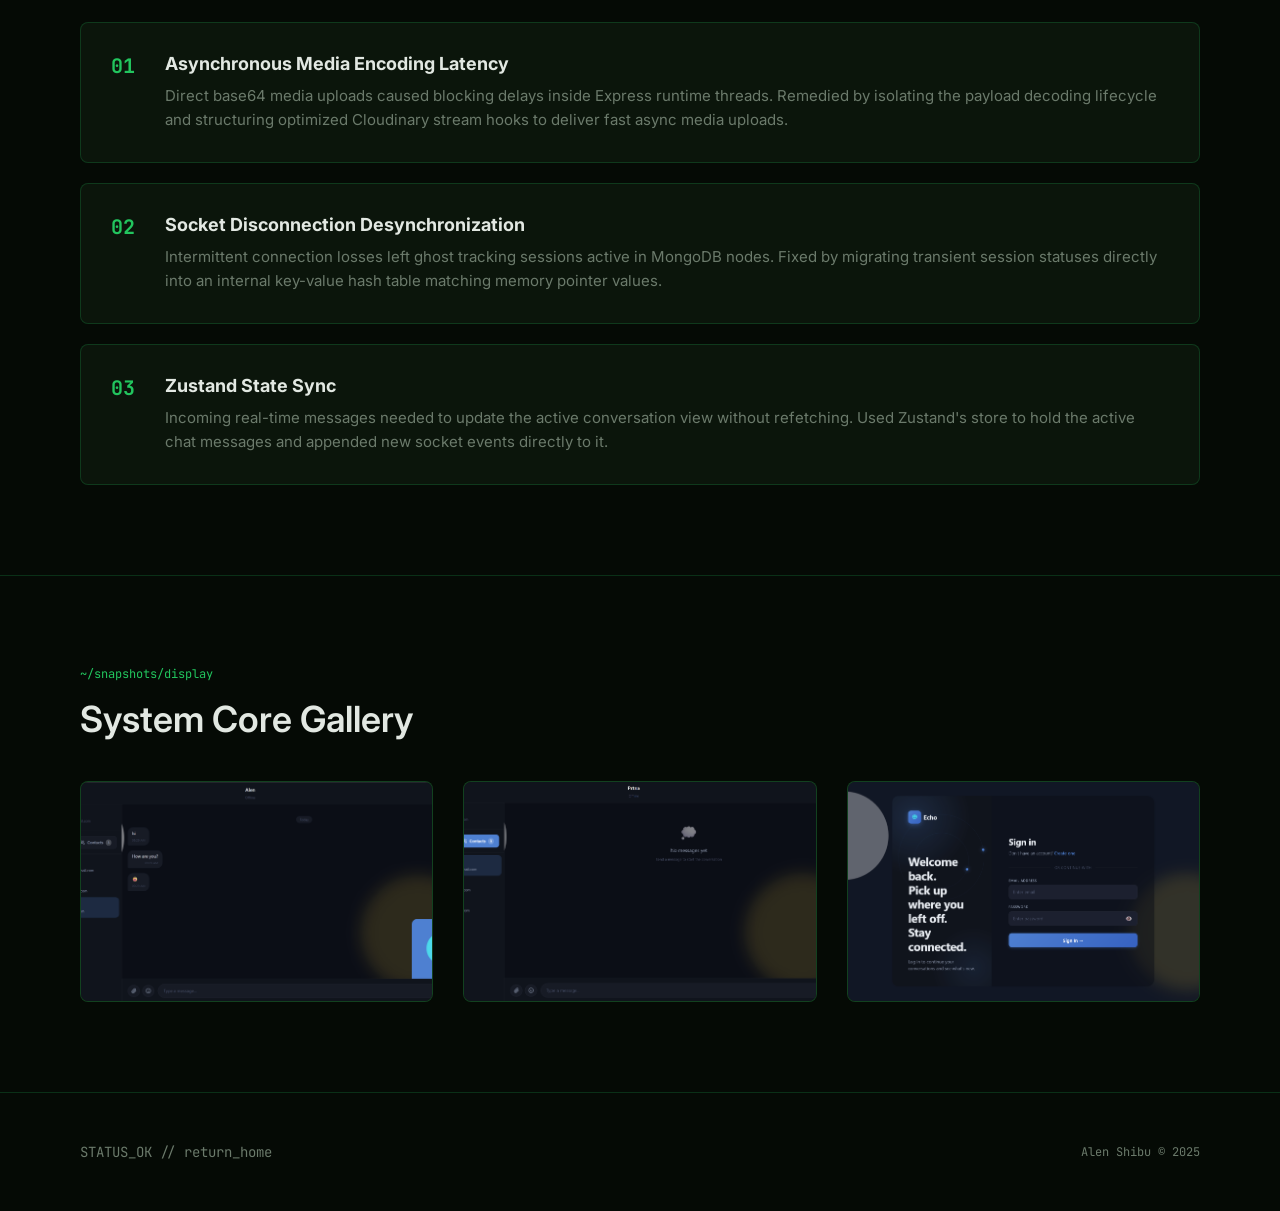
<file: projects/project-echo.html>
<!DOCTYPE html>
<html lang="en">
<head>
  <meta charset="UTF-8" />
  <meta name="viewport" content="width=device-width, initial-scale=1.0" />
  <title>Echo — Real-time Chat | Alen Shibu</title>
  <link rel="stylesheet" href="https://cdnjs.cloudflare.com/ajax/libs/font-awesome/6.5.0/css/all.min.css" />
  <link rel="preconnect" href="https://fonts.googleapis.com" />
  <link href="https://fonts.googleapis.com/css2?family=JetBrains+Mono:wght@400;700&family=Inter:wght@300;400;500;600;700&display=swap" rel="stylesheet" />
  <style>
    *, *::before, *::after {
      margin: 0;
      padding: 0;
      box-sizing: border-box;
      text-decoration: none;
      list-style: none;
    }   
    
    body:has(.cyber-lightbox:target) nav {
      display: none;
    }

    body:has(.cyber-lightbox:target) .back-footer {
      display: none;
    }
    body:has(.cyber-lightbox:target) {
      overflow: hidden;
    }

    body:has(.cyber-lightbox:target) nav,
    body:has(.cyber-lightbox:target) .back-footer {
      opacity: 0;
      pointer-events: none;
    }


    :root {
      --bg:        #050a05;
      --surface:   #0b150b;
      --panel:     #0f1f0f;
      --green:     #22c55e;
      --green-dim: #15803d;
      --cyan:      #06b6d4;
      --text:      #e2e8e2;
      --muted:     #6b7a6b;
      --border:    rgba(34, 197, 94, 0.2);
    }

    html { font-size: 62.5%; scroll-behavior: smooth; }

    body {
      background: var(--bg);
      color: var(--text);
      font-family: 'Inter', sans-serif;
      overflow-x: hidden;
    }

    /* Grid noise overlay */
    body::before {
      content: '';
      position: fixed;
      inset: 0;
      background-image: linear-gradient(rgba(34, 197, 94, 0.03) 1px, transparent 1px), linear-gradient(90deg, rgba(34, 197, 94, 0.03) 1px, transparent 1px);
      background-size: 40px 40px;
      pointer-events: none;
      z-index: 0;
    }

    /* ── Nav ── */
    nav {
      position: fixed;
      top: 0; left: 0; right: 0;
      z-index: 100;
      display: flex;
      align-items: center;
      justify-content: space-between;
      padding: 1.8rem 8rem;
      background: rgba(5, 10, 5, 0.85);
      backdrop-filter: blur(12px);
      border-bottom: 1px solid var(--border);
    }

    .nav-brand {
      font-family: 'JetBrains Mono', monospace;
      font-size: 1.6rem;
      color: var(--muted);
    }

    .nav-brand span { color: var(--green); }

    .nav-back {
      display: flex;
      align-items: center;
      gap: 0.8rem;
      font-size: 1.4rem;
      color: var(--muted);
      transition: color 0.2s;
      cursor: pointer;
    }

    .nav-back:hover { color: var(--green); }

    /* ── Hero ── */
    .hero {
      min-height: 100vh;
      display: flex;
      flex-direction: column;
      justify-content: center;
      padding: 12rem 8rem 6rem;
      position: relative;
      z-index: 1;
    }

    .hero-label {
      font-family: 'JetBrains Mono', monospace;
      font-size: 1.2rem;
      color: var(--green);
      letter-spacing: 0.3rem;
      text-transform: uppercase;
      margin-bottom: 2rem;
      opacity: 0;
      animation: fadeUp 0.6s 0.1s forwards;
    }

    .hero h1 {
      font-size: clamp(5rem, 8vw, 10rem);
      font-weight: 700;
      line-height: 1;
      margin-bottom: 2.5rem;
      opacity: 0;
      animation: fadeUp 0.6s 0.25s forwards;
    }

    .hero h1 em {
      font-style: normal;
      color: var(--green);
      text-shadow: 0 0 40px rgba(34, 197, 94, 0.4);
    }

    .hero-sub {
      font-size: 2rem;
      color: var(--muted);
      max-width: 60rem;
      line-height: 1.6;
      margin-bottom: 4rem;
      opacity: 0;
      animation: fadeUp 0.6s 0.4s forwards;
    }

    .hero-actions {
      display: flex;
      gap: 1.6rem;
      flex-wrap: wrap;
      opacity: 0;
      animation: fadeUp 0.6s 0.55s forwards;
    }

    .btn-primary {
      display: inline-flex;
      align-items: center;
      gap: 0.8rem;
      padding: 1.2rem 2.8rem;
      background: var(--green);
      color: #000;
      font-weight: 700;
      font-size: 1.5rem;
      border-radius: 0.6rem;
      transition: transform 0.2s, box-shadow 0.2s;
    }

    .btn-primary:hover {
      transform: translateY(-2px);
      box-shadow: 0 0 30px rgba(34, 197, 94, 0.4);
    }

    .btn-outline {
      display: inline-flex;
      align-items: center;
      gap: 0.8rem;
      padding: 1.2rem 2.8rem;
      border: 1px solid var(--green);
      color: var(--green);
      font-weight: 600;
      font-size: 1.5rem;
      border-radius: 0.6rem;
      transition: background 0.2s;
    }

    .btn-outline:hover {
      background: rgba(34, 197, 94, 0.08);
    }

    /* ── Content sections ── */
    .content { position: relative; z-index: 1; }

    .section {
      padding: 9rem 8rem;
      border-top: 1px solid var(--border);
    }

    .section-label {
      font-family: 'JetBrains Mono', monospace;
      font-size: 1.2rem;
      color: var(--green);
      margin-bottom: 1.5rem;
    }

    .section h2 {
      font-size: 3.6rem;
      font-weight: 600;
      margin-bottom: 4rem;
    }

    /* Architecture grid */
    .arch-grid {
      display: grid;
      grid-template-columns: repeat(auto-fit, minmax(28rem, 1fr));
      gap: 2.5rem;
    }

    .arch-card {
      background: var(--surface);
      border: 1px solid var(--border);
      border-radius: 0.8rem;
      padding: 3rem;
      position: relative;
    }

    .arch-card::before {
      content: '//';
      font-family: 'JetBrains Mono', monospace;
      color: var(--green-dim);
      position: absolute;
      top: 3rem; right: 3rem;
      font-size: 1.4rem;
    }

    .arch-card h3 {
      font-family: 'JetBrains Mono', monospace;
      font-size: 1.8rem;
      color: var(--green);
      margin-bottom: 1.5rem;
    }

    .arch-card p {
      font-size: 1.5rem;
      color: var(--muted);
      line-height: 1.6;
    }

    /* Challenges list */
    .challenges-list {
      display: flex;
      flex-direction: column;
      gap: 2rem;
    }

    .challenge {
      display: flex;
      gap: 3rem;
      background: var(--surface);
      border: 1px solid var(--border);
      padding: 3rem;
      border-radius: 0.8rem;
    }

    .challenge-num {
      font-family: 'JetBrains Mono', monospace;
      font-size: 2rem;
      color: var(--green);
      font-weight: 700;
    }

    .challenge h4 {
      font-size: 1.8rem;
      margin-bottom: 1rem;
      color: var(--text);
    }

    .challenge p {
      font-size: 1.5rem;
      color: var(--muted);
      line-height: 1.6;
    }

    /* ── Cyber Photo Gallery Custom Styles ── */
    .cyber-gallery {
      display: grid;
      grid-template-columns: repeat(auto-fit, minmax(300px, 1fr));
      gap: 3rem;
      perspective: 1200px;
      margin-top: 2rem;
    }
    .cyber-item {
      position: relative;
      background: var(--panel);
      border: 1px solid var(--border);
      border-radius: 0.8rem;
      overflow: hidden;
      aspect-ratio: 16 / 10;
      cursor: zoom-in;
      transform-style: preserve-3d;
      transition: transform 0.5s cubic-bezier(0.2, 0.8, 0.2, 1), border-color 0.3s;
    }
    .cyber-item:hover {
      border-color: var(--green);
      transform: translateY(-6px) rotateX(-3deg) rotateY(5deg);
      box-shadow: 0 0 25px rgba(34, 197, 94, 0.25);
    }
    .cyber-item img {
      width: 100%;
      height: 100%;
      object-fit: cover;
      filter: grayscale(30%);
      transition: transform 0.4s ease, filter 0.4s ease;
    }
    .cyber-item:hover img {
      transform: scale(1.03);
      filter: grayscale(0%);
    }
    .cyber-overlay {
      position: absolute;
      inset: 0;
      background: linear-gradient(to top, rgba(5, 10, 5, 0.95) 15%, rgba(5, 10, 5, 0.1) 80%);
      display: flex;
      flex-direction: column;
      justify-content: flex-end;
      padding: 2.5rem;
      opacity: 0;
      transform: translateZ(40px) scale(0.9);
      transition: opacity 0.3s ease, transform 0.3s ease;
    }
    .cyber-item:hover .cyber-overlay {
      opacity: 1;
      transform: translateZ(40px) scale(1);
    }
    .cyber-overlay h4 {
      font-family: 'JetBrains Mono', monospace;
      font-size: 1.6rem;
      color: var(--green);
      margin-bottom: 0.6rem;
    }
    .cyber-overlay p {
      font-size: 1.3rem;
      color: var(--muted);
    }
    .cyber-lightbox {
      position: fixed;
      inset: 0;
      background: rgba(5, 10, 5, 0.97);
      backdrop-filter: blur(10px);
      z-index: 1000;
      display: flex;
      align-items: center;
      justify-content: center;
      opacity: 0;
      pointer-events: none;
      transition: opacity 0.3s ease;
    }
    .cyber-lightbox:target {
      opacity: 1;
      pointer-events: auto;
    }
    .cyber-lightbox img {
      max-width: 90%;
      max-height: 85vh;
      border-radius: 0.4rem;
      border: 1px solid var(--green);
      box-shadow: 0 0 40px rgba(34, 197, 94, 0.15);
    }
    .cyber-lightbox .close-lb {
      position: absolute;
      top: 3rem; right: 4rem;
      font-family: 'JetBrains Mono', monospace;
      font-size: 2rem;
      color: var(--muted);
      transition: color 0.2s;
    }
    .cyber-lightbox .close-lb:hover { color: var(--green); }

    /* Back footer */
    .back-footer {
      padding: 5rem 8rem;
      border-top: 1px solid var(--border);
      display: flex;
      align-items: center;
      justify-content: space-between;
      position: relative;
      z-index: 1;
    }

    .back-footer a {
      font-family: 'JetBrains Mono', monospace;
      font-size: 1.4rem;
      color: var(--muted);
      transition: color 0.2s;
    }

    .back-footer a:hover { color: var(--green); }

    .back-footer-copy {
      font-family: 'JetBrains Mono', monospace;
      font-size: 1.2rem;
      color: var(--muted);
    }

    @keyframes fadeUp {
      from { opacity: 0; transform: translateY(24px); }
      to   { opacity: 1; transform: translateY(0); }
    }

    @media (max-width: 960px) {
      .challenge { flex-direction: column; gap: 1rem; }
    }

    @media (max-width: 768px) {
      nav, .hero, .section, .back-footer {
        padding-left: 3rem;
        padding-right: 3rem;
      }
    }
  </style>
</head>
<body>

  <nav>
    <div class="nav-brand">SYSTEM://<span>ECHO</span></div>
    <a class="nav-back" href="../index.html">
      <i class="fa-solid fa-terminal"></i> exit_to_portfolio
    </a>
  </nav>

  <section class="hero">
    <span class="hero-label">Project Overview // 01</span>
    <h1>Echo — Secure <em>Real‑time</em> Chat</h1>
    <p class="hero-sub">
      A production-ready instant messaging platform constructed on the MERN stack architecture. Incorporates persistent websocket channels, dynamic user status caching, state centralization, and fluid media delivery mapping pipelines.
    </p>
    <div class="hero-actions">
      <a href="https://echo-ashen-gamma.vercel.app" target="_blank" rel="noopener" class="btn-primary">
        <i class="fa-solid fa-bolt"></i> Execute Live Demo
      </a>
      <a href="https://github.com/Alen-Shibu/Echo.git" target="_blank" rel="noopener" class="btn-outline">
        <i class="fa-brands fa-github"></i> Inspect Source
      </a>
    </div>
  </section>

  <div class="content">
    <section class="section">
      <p class="section-label">~/architecture/specifications</p>
      <h2>System Infrastructure</h2>
      <div class="arch-grid">
        <div class="arch-card">
          <h3>Websocket Core</h3>
          <p>Engineered via Socket.io to establish persistent full-duplex TCP handshakes. Updates client indices on active user statuses instantly without polling cycles.</p>
        </div>
        <div class="arch-card">
          <h3>State Management</h3>
          <p>Powered by Zustand to handle immediate global state invalidations, message cache mapping updates, and modal hooks without triggering redundant component lifecycle updates.</p>
        </div>
        <div class="arch-card">
          <h3>Authentication Node</h3>
          <p>Utilizes cryptographically signed JSON Web Tokens passed cleanly through request headers to protect API endpoints and authenticate socket handshakes safely.</p>
        </div>
      </div>
    </section>

    <section class="section">
      <p class="section-label">~/development/log/challenges</p>
      <h2>Engineering Roadblocks</h2>
      <div class="challenges-list">
        <div class="challenge">
          <span class="challenge-num">01</span>
          <div>
            <h4>Asynchronous Media Encoding Latency</h4>
            <p>Direct base64 media uploads caused blocking delays inside Express runtime threads. Remedied by isolating the payload decoding lifecycle and structuring optimized Cloudinary stream hooks to deliver fast async media uploads.</p>
          </div>
        </div>
        <div class="challenge">
          <span class="challenge-num">02</span>
          <div>
            <h4>Socket Disconnection Desynchronization</h4>
            <p>Intermittent connection losses left ghost tracking sessions active in MongoDB nodes. Fixed by migrating transient session statuses directly into an internal key-value hash table matching memory pointer values.</p>
          </div>
        </div>
        <div class="challenge">
          <span class="challenge-num">03</span>
          <div>
            <h4>Zustand State Sync</h4>
            <p>Incoming real-time messages needed to update the active conversation view without refetching. Used Zustand's store to hold the active chat messages and appended new socket events directly to it.</p>
          </div>
        </div>
      </div>
    </section>

    <section class="section">
      <p class="section-label">~/snapshots/display</p>
      <h2>System Core Gallery</h2>
      <div class="cyber-gallery">
        <a href="#chat1" class="cyber-item">
          <img src="../assets/project_images/Echo_1.png" alt="Echo Main Window Live Chat Workspace" />
          <div class="cyber-overlay">
            <h4>[01] Chat View Interface</h4>
            <p>Real-time updates dynamically processing client pipelines via active websockets.</p>
          </div>
        </a>
        
        <a href="#chat2" class="cyber-item">
          <img src="../assets/project_images/Echo_2.png" alt="Echo Active Theme Customization Controls" />
          <div class="cyber-overlay">
            <h4>[02] Dynamic Theme Module</h4>
            <p>UI rendering variations saved securely into targeted localized system memory stores.</p>
          </div>
        </a>

        <a href="#chat3" class="cyber-item">
          <img src="../assets/project_images/Echo_3.png" alt="Echo Media Upload Previews" />
          <div class="cyber-overlay">
            <h4>[03] Cloudinary CDN Integration</h4>
            <p>Instant visual validation frames processing file optimization logic stacks seamlessly.</p>
          </div>
        </a>
      </div>

      <div id="chat1" class="cyber-lightbox"><a href="#_" class="close-lb">CLOSE_WINDOW // X</a><img src="../assets/project_images/Echo_1.png" alt="Chat Application Main Screen Capture" /></div>
      <div id="chat2" class="cyber-lightbox"><a href="#_" class="close-lb">CLOSE_WINDOW // X</a><img src="../assets/project_images/Echo_2.png" alt="Theme Selector Capture" /></div>
      <div id="chat3" class="cyber-lightbox"><a href="#_" class="close-lb">CLOSE_WINDOW // X</a><img src="../assets/project_images/Echo_3.png" alt="CDN Processing Pipeline Capture" /></div>
    </section>
  </div>

  <footer class="back-footer">
    <a href="../index.html">STATUS_OK // return_home</a>
    <span class="back-footer-copy">Alen Shibu &copy; 2025</span>
  </footer>
</body>
</html>
</file>
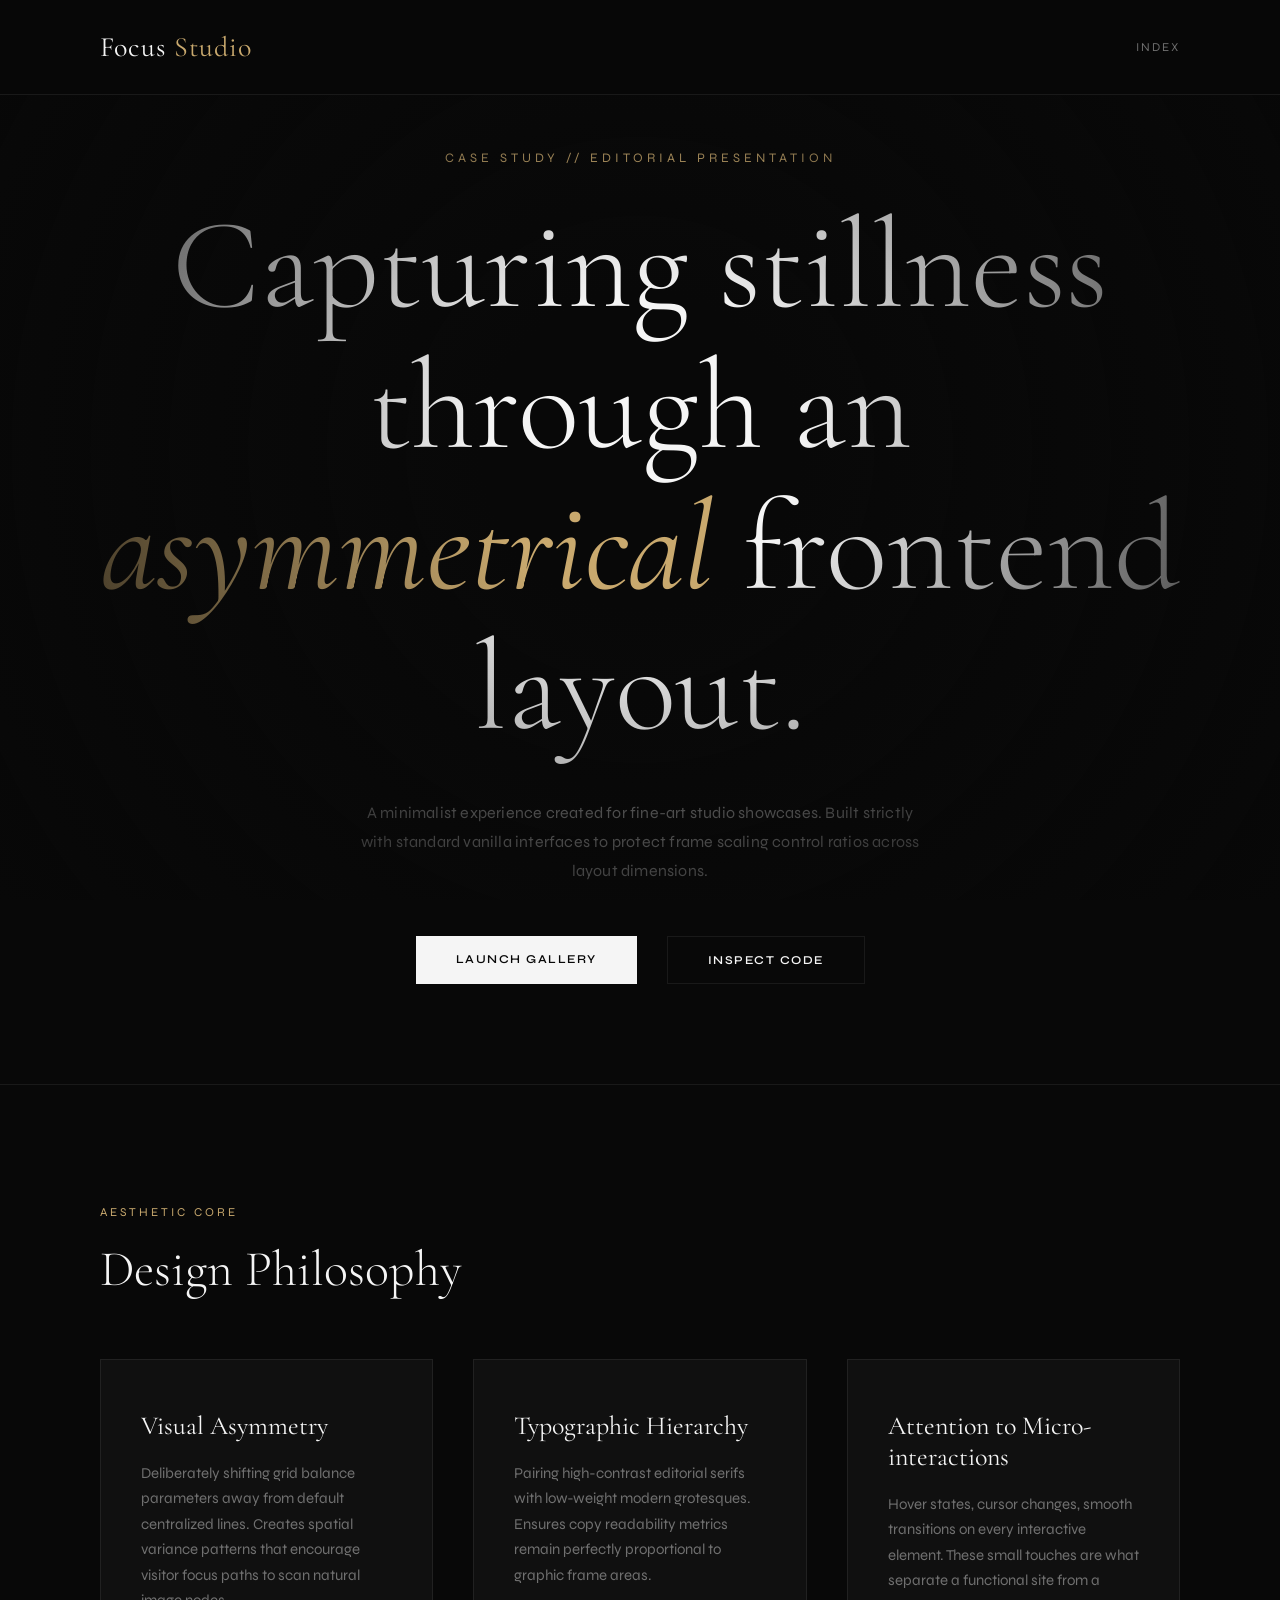
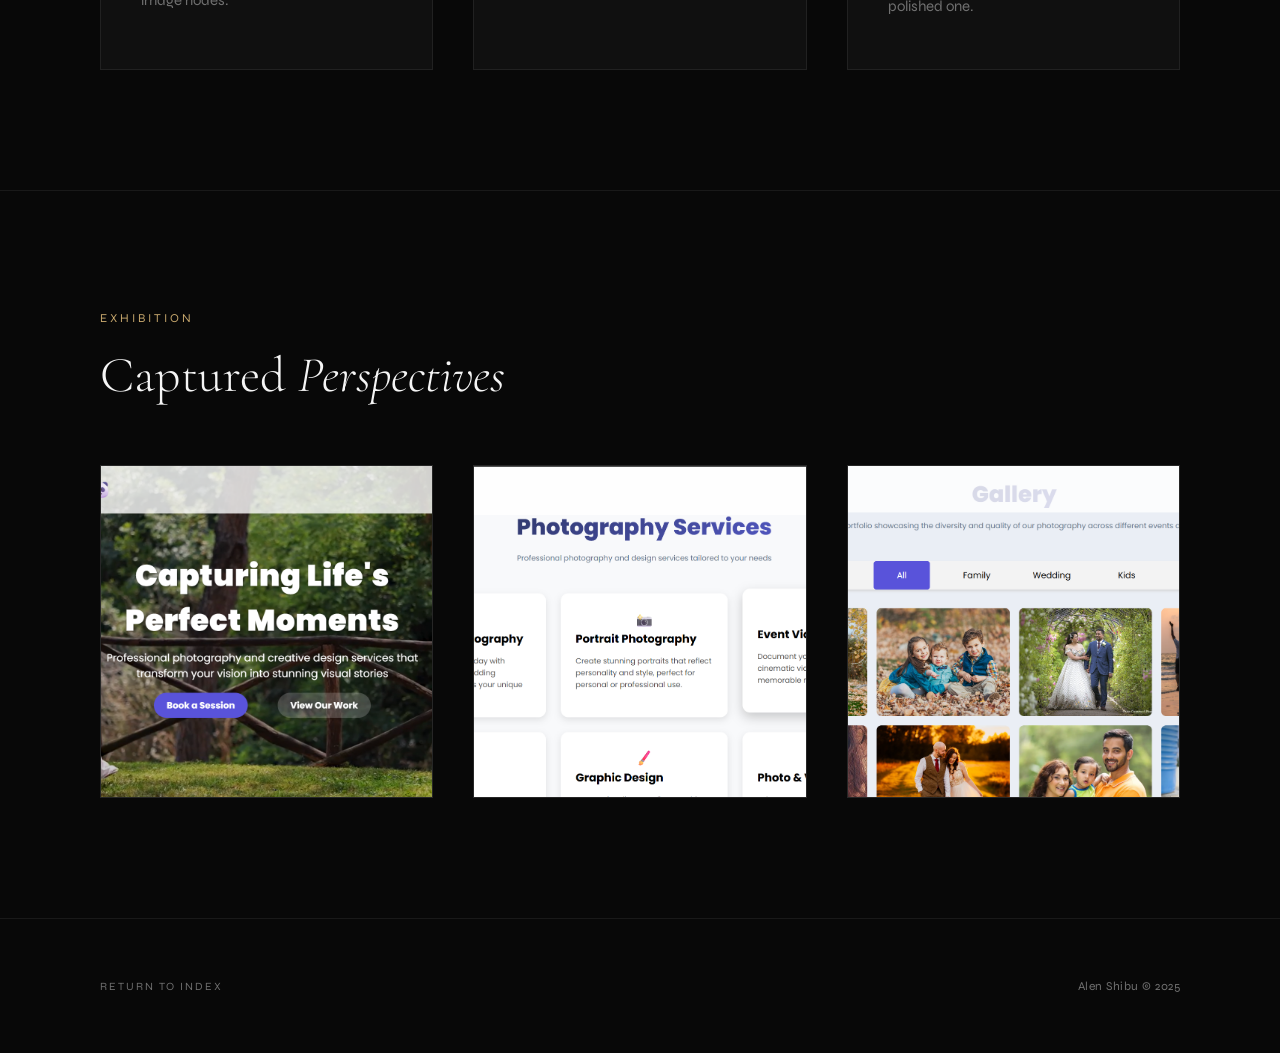
<file: projects/project-focus-studio.html>
<!DOCTYPE html>
<html lang="en">
<head>
  <meta charset="UTF-8" />
  <meta name="viewport" content="width=device-width, initial-scale=1.0" />
  <title>Focus Studio — Fine Art Photography Portfolio | Alen Shibu</title>
  <link rel="stylesheet" href="https://cdnjs.cloudflare.com/ajax/libs/font-awesome/6.5.0/css/all.min.css" />
  <link rel="preconnect" href="https://fonts.googleapis.com" />
  <link href="https://fonts.googleapis.com/css2?family=Cormorant+Garamond:ital,wght@0,300;0,400;0,500;1,400&family=Syne:wght@400;500;600;700&display=swap" rel="stylesheet" />
  <style>
    *, *::before, *::after {
      margin: 0;
      padding: 0;
      box-sizing: border-box;
      text-decoration: none;
      list-style: none;
    }

    body:has(.lightbox:target) nav {
      display: none;
    }

    body:has(.lightbox:target) .back-footer {
      display: none;
    }
    body:has(.lightbox:target) {
      overflow: hidden;
    }

    :root {
      --bg:      #080808;
      --surface: #101010;
      --panel:   #161616;
      --gold:    #c9a96e;
      --text:    #f5f5f5;
      --muted:   #707070;
      --border:  rgba(255, 255, 255, 0.07);
    }

    html { font-size: 62.5%; scroll-behavior: smooth; }

    body {
      background: var(--bg);
      color: var(--text);
      font-family: 'Syne', sans-serif;
      overflow-x: hidden;
    }

    /* Elegant grain overlay mock */
    body::after {
      content: '';
      position: fixed;
      inset: 0;
      background: radial-gradient(circle, transparent 20%, var(--bg) 100%), rgba(255,255,255,0.002);
      pointer-events: none;
      z-index: 10;
    }

    /* ── Nav ── */
    nav {
      position: fixed;
      top: 0; left: 0; right: 0;
      z-index: 100;
      display: flex;
      align-items: center;
      justify-content: space-between;
      padding: 3rem 10rem;
      background: rgba(8, 8, 8, 0.9);
      backdrop-filter: blur(20px);
      border-bottom: 1px solid var(--border);
    }

    .nav-logo {
      font-family: 'Cormorant Garamond', serif;
      font-size: 2.8rem;
      font-weight: 400;
      letter-spacing: 0.1rem;
    }

    .nav-logo span { color: var(--gold); }

    .nav-link {
      font-size: 1.2rem;
      text-transform: uppercase;
      letter-spacing: 0.2rem;
      color: var(--muted);
      transition: color 0.3s;
    }

    .nav-link:hover { color: var(--gold); }

    /* ── Hero ── */
    .hero {
      min-height: 100vh;
      display: flex;
      flex-direction: column;
      justify-content: center;
      align-items: center;
      text-align: center;
      padding: 15rem 4rem 10rem;
      position: relative;
    }

    .hero-pre {
      font-size: 1.3rem;
      text-transform: uppercase;
      letter-spacing: 0.4rem;
      color: var(--gold);
      margin-bottom: 3rem;
      opacity: 0;
      animation: reveal 1s 0.2s forwards;
    }

    .hero h1 {
      font-family: 'Cormorant Garamond', serif;
      font-size: clamp(6rem, 10vw, 13rem);
      font-weight: 300;
      line-height: 1.1;
      letter-spacing: -0.01rem;
      max-width: 110rem;
      margin-bottom: 4rem;
      opacity: 0;
      animation: reveal 1.2s 0.4s forwards;
    }

    .hero h1 em {
      font-style: italic;
      font-weight: 400;
      color: var(--gold);
    }

    .hero-desc {
      font-size: 1.6rem;
      color: var(--muted);
      max-width: 58rem;
      line-height: 1.8;
      letter-spacing: 0.02rem;
      margin-bottom: 5rem;
      opacity: 0;
      animation: reveal 1s 0.6s forwards;
    }

    .hero-links {
      display: flex;
      gap: 3rem;
      opacity: 0;
      animation: reveal 1s 0.8s forwards;
    }

    .btn-dark {
      padding: 1.6rem 4rem;
      background: var(--text);
      color: var(--bg);
      font-size: 1.2rem;
      font-weight: 600;
      text-transform: uppercase;
      letter-spacing: 0.15rem;
      transition: background 0.3s, transform 0.3s;
    }

    .btn-dark:hover {
      background: var(--gold);
      transform: translateY(-2px);
    }

    .btn-line {
      padding: 1.6rem 4rem;
      border: 1px solid var(--border);
      color: var(--text);
      font-size: 1.2rem;
      font-weight: 600;
      text-transform: uppercase;
      letter-spacing: 0.15rem;
      transition: border-color 0.3s;
    }

    .btn-line:hover { border-color: var(--gold); }

    /* ── Content ── */
    .content { position: relative; }

    .section {
      padding: 12rem 10rem;
      border-top: 1px solid var(--border);
    }

    .section-label {
      font-size: 1.2rem;
      text-transform: uppercase;
      letter-spacing: 0.3rem;
      color: var(--gold);
      margin-bottom: 2rem;
    }

    .section h2 {
      font-family: 'Cormorant Garamond', serif;
      font-size: 5rem;
      font-weight: 300;
      margin-bottom: 6rem;
    }

    /* Philosophy cards */
    .craft-showcase {
      display: grid;
      grid-template-columns: repeat(auto-fit, minmax(32rem, 1fr));
      gap: 4rem;
    }

    .craft-card {
      background: var(--surface);
      border: 1px solid var(--border);
      padding: 5rem 4rem;
      transition: border-color 0.3s;
    }

    .craft-card:hover { border-color: rgba(201, 169, 110, 0.3); }

    .craft-card h4 {
      font-family: 'Cormorant Garamond', serif;
      font-size: 2.6rem;
      font-weight: 400;
      margin-bottom: 2rem;
    }

    .craft-card p {
      font-size: 1.5rem;
      color: var(--muted);
      line-height: 1.7;
    }

    /* ── Studio Photo Gallery Custom Squares ── */
    .studio-gallery {
      display: grid;
      grid-template-columns: repeat(auto-fit, minmax(300px, 1fr));
      gap: 4rem;
      perspective: 1500px;
      margin-top: 2rem;
    }
    .studio-item {
      position: relative;
      background: var(--panel);
      border: 1px solid var(--border);
      overflow: hidden;
      aspect-ratio: 1 / 1;
      cursor: zoom-in;
      transform-style: preserve-3d;
      transition: transform 0.6s cubic-bezier(0.16, 1, 0.3, 1), border-color 0.3s;
    }
    .studio-item:hover {
      border-color: var(--gold);
      transform: translateY(-8px) rotateX(5deg) rotateY(3deg);
      box-shadow: 0 20px 40px rgba(201, 169, 110, 0.08);
    }
    .studio-item img {
      width: 100%;
      height: 100%;
      object-fit: cover;
      transition: transform 0.6s cubic-bezier(0.16, 1, 0.3, 1);
    }
    .studio-item:hover img {
      transform: scale(1.04);
    }
    .studio-overlay {
      position: absolute;
      inset: 0;
      background: rgba(8, 8, 8, 0.85);
      display: flex;
      flex-direction: column;
      justify-content: center;
      align-items: center;
      text-align: center;
      padding: 3rem;
      opacity: 0;
      transform: translateZ(50px) scale(0.95);
      transition: opacity 0.4s ease, transform 0.4s ease;
    }
    .studio-item:hover .studio-overlay {
      opacity: 1;
      transform: translateZ(50px) scale(1);
    }
    .studio-overlay h4 {
      font-family: 'Cormorant Garamond', serif;
      font-size: 2.6rem;
      font-weight: 400;
      color: var(--gold);
      margin-bottom: 1rem;
    }
    .studio-overlay p {
      font-family: 'Syne', sans-serif;
      font-size: 1.3rem;
      letter-spacing: 0.05rem;
      color: var(--muted);
      line-height: 1.5;
    }
    .studio-lightbox {
      position: fixed;
      inset: 0;
      background: rgba(8, 8, 8, 0.98);
      z-index: 1000;
      display: flex;
      align-items: center;
      justify-content: center;
      opacity: 0;
      pointer-events: none;
      transition: opacity 0.4s ease;
    }
    .studio-lightbox:target {
      opacity: 1;
      pointer-events: auto;
    }
    .studio-lightbox img {
      max-width: 85%;
      max-height: 80vh;
      border: 1px solid var(--border);
      box-shadow: 0 0 60px rgba(0,0,0,0.9);
    }
    .studio-lightbox .close-studio-lb {
      position: absolute;
      top: 4rem; right: 5rem;
      font-family: 'Cormorant Garamond', serif;
      font-size: 4rem;
      font-style: italic;
      color: var(--muted);
      transition: color 0.3s;
    }
    .studio-lightbox .close-studio-lb:hover { color: var(--gold); }

    /* Back footer */
    .back-footer {
      padding: 6rem 10rem;
      border-top: 1px solid var(--border);
      display: flex;
      align-items: center;
      justify-content: space-between;
    }

    .back-footer a {
      font-size: 1.1rem;
      text-transform: uppercase;
      letter-spacing: 0.2rem;
      color: var(--muted);
      transition: color 0.3s;
    }

    .back-footer a:hover { color: var(--gold); }

    .back-footer-copy {
      font-size: 1.2rem;
      color: var(--muted);
      letter-spacing: 0.05rem;
    }

    @keyframes reveal {
      from { opacity: 0; transform: translateY(30px); }
      to   { opacity: 1; transform: translateY(0); }
    }

    @media (max-width: 768px) {
      nav, .section, .back-footer {
        padding-left: 4rem;
        padding-right: 4rem;
      }
      .hero h1 { font-size: 5rem; }
    }
  </style>
</head>
<body>

  <nav>
    <div class="nav-logo">Focus <span>Studio</span></div>
    <a class="nav-link" href="../index.html">Index</a>
  </nav>

  <section class="hero">
    <span class="hero-pre">Case Study // Editorial Presentation</span>
    <h1>Capturing stillness through an <em>asymmetrical</em> frontend layout.</h1>
    <p class="hero-desc">
      A minimalist experience created for fine-art studio showcases. Built strictly with standard vanilla interfaces to protect frame scaling control ratios across layout dimensions.
    </p>
    <div class="hero-links">
      <a href="https://alen-shibu.github.io/Focus_Studio/" target="_blank" rel="noopener" class="btn-dark">Launch Gallery</a>
      <a href="https://github.com/Alen-Shibu/Focus_Studio" target="_blank" rel="noopener" class="btn-line">Inspect Code</a>
    </div>
  </section>

  <div class="content">
    <section class="section">
      <p class="section-label">Aesthetic Core</p>
      <h2>Design Philosophy</h2>
      <div class="craft-showcase">
        <div class="craft-card">
          <h4>Visual Asymmetry</h4>
          <p>Deliberately shifting grid balance parameters away from default centralized lines. Creates spatial variance patterns that encourage visitor focus paths to scan natural image nodes.</p>
        </div>
        <div class="craft-card">
          <h4>Typographic Hierarchy</h4>
          <p>Pairing high-contrast editorial serifs with low-weight modern grotesques. Ensures copy readability metrics remain perfectly proportional to graphic frame areas.</p>
        </div>
        <div class="craft-card">
          <h4>Attention to Micro-interactions</h4>
          <p>Hover states, cursor changes, smooth transitions on every interactive element. These small touches are what separate a functional site from a polished one.</p>
        </div>
      </div>
    </section>

    <section class="section">
      <p class="section-label">Exhibition</p>
      <h2>Captured <em>Perspectives</em></h2>
      <div class="studio-gallery">
        <a href="#view1" class="studio-item">
          <img src="../assets/project_images/Focus_Studio_1.png" alt="Focus Studio Landing Screen Grid Layout" />
          <div class="studio-overlay">
            <h4>Minimalist Portfolio Index</h4>
            <p>Clean asymmetric design patterns rendering content priority models elegantly.</p>
          </div>
        </a>
        
        <a href="#view2" class="studio-item">
          <img src="../assets/project_images/Focus_Studio_2.png" alt="Focus Studio Fluid Image Presentation View" />
          <div class="studio-overlay">
            <h4>Fluid Presentation Panels</h4>
            <p>Pure execution tracking element aspect structures dynamically without latency frameworks.</p>
          </div>
        </a>

        <a href="#view3" class="studio-item">
          <img src="../assets/project_images/Focus_Studio_3.png" alt="Focus Studio Mobile Optimization Interface Showcase" />
          <div class="studio-overlay">
            <h4>Handheld Form Fitting</h4>
            <p>Fluid spatial alignment keeping visual elements balanced across all viewing monitors.</p>
          </div>
        </a>
      </div>

      <div id="view1" class="studio-lightbox"><a href="#_" class="close-studio-lb">dismiss ×</a><img src="../assets/project_images/Focus_Studio_1.png" alt="Landing Display Grid View Capture" /></div>
      <div id="view2" class="studio-lightbox"><a href="#_" class="close-studio-lb">dismiss ×</a><img src="../assets/project_images/Focus_Studio_2.png" alt="Image Aspect Presentation Capture" /></div>
      <div id="view3" class="studio-lightbox"><a href="#_" class="close-studio-lb">dismiss ×</a><img src="../assets/project_images/Focus_Studio_3.png" alt="Handheld Device Responsiveness Showcase Capture" /></div>
    </section>
  </div>

  <footer class="back-footer">
    <a href="../index.html">Return to Index</a>
    <span class="back-footer-copy">Alen Shibu &copy; 2025</span>
  </footer>
</body>
</html>
</file>
<file: style.css>
/* ─── Fonts ─── */
@import url('https://fonts.googleapis.com/css2?family=Poppins:wght@300;400;500;600;700;800;900&display=swap');

/* ─── Reset ─── */
*, *::before, *::after {
  padding: 0;
  margin: 0;
  box-sizing: border-box;
  text-decoration: none;
  list-style: none;
}

/* ─── Design Tokens ─── */
:root {
  --main-color:      #0ea5e9;
  --gradient:        linear-gradient(270deg, #06b6d4 10%, #3b82f6 100%);
  --accent-gradient: linear-gradient(270deg, #f59e0b 10%, #ef4444 100%);
  --bg-color:        #080808;
  --second-bg-color: #101010;
  --text-color:      #ffffff;
}

/* ─── Base ─── */
html {
  scroll-behavior: smooth;
  font-size: 62.5%; /* 1rem = 10px */
}

body {
  background-color: var(--bg-color);
  color: var(--text-color);
  font-family: 'Poppins', sans-serif;
}

a {
  color: var(--text-color);
  text-decoration: none;
}

span {
  background: var(--gradient);
  background-clip: text;
  -webkit-background-clip: text;
  color: transparent;
}

section {
  padding: 9% 15%;
  min-height: 100dvh;
}

/* ─── Header ─── */
header {
  display: flex;
  align-items: center;
  justify-content: space-around;
  min-height: 2.8rem;
  width: 100%;
  position: fixed;
  top: 0;
  left: 0;
  background-color: rgba(0, 0, 0, 0.3);
  backdrop-filter: blur(8px);
  -webkit-backdrop-filter: blur(8px);
  z-index: 1000;
  transition: transform 0.3s ease-in;
}

header.hide {
  transform: translateY(-100%);
}

header h1 {
  font-size: 3.7rem;
  font-weight: 700;
  padding: 3rem 2rem;
  transition: transform 0.3s ease-in-out;
  cursor: pointer;
}

header h1:hover {
  transform: scale(1.1);
}

.nav ul {
  display: flex;
  align-items: center;
  gap: 4.5rem;
}

.nav a {
  color: var(--text-color);
  font-size: 2rem;
  font-weight: 600;
  border-bottom: 3px solid transparent;
  transition: border-color 0.3s ease-in-out, color 0.3s ease-in-out;
  cursor: pointer;
}

.nav a:hover {
  border-bottom-color: var(--main-color);
  color: var(--main-color);
}

#menu-icon {
  font-size: 2.6rem;
  color: var(--main-color);
  display: none;
  cursor: pointer;
}

/* ─── Buttons ─── */
.btn {
  position: relative;
  display: inline-block;
  padding: 1rem 2rem;
  border-radius: 2.9rem;
  font-weight: 700;
  font-size: 1.9rem;
  letter-spacing: 1px;
  color: #000;
  overflow: hidden;
  z-index: 1;
  white-space: nowrap;
  cursor: pointer;
  transition: color 0.3s;
}

.btn::before,
.btn::after {
  content: '';
  position: absolute;
  inset: 0;
  border-radius: inherit;
  z-index: -1;
  transition: opacity 0.6s ease-in-out;
}

.btn::before {
  background: var(--gradient);
  opacity: 1;
}

.btn::after {
  background: var(--accent-gradient);
  opacity: 0;
}

.btn:hover::before { opacity: 0; }
.btn:hover::after  { opacity: 1; }

/* ─── Home ─── */
.home {
  display: flex;
  align-items: center;
  justify-content: center;
  gap: 15rem;
}

.home-image {
  margin-right: 4rem;
}

.home-image img {
  width: 32vw;
  height: 32vw;
  border-radius: 50%;
  object-fit: cover;
  box-shadow: 0 0 25px var(--main-color);
  transition: box-shadow 0.3s ease-in-out;
}

.home-image img:hover {
  box-shadow: 0 0 25px var(--main-color), 0 0 50px var(--main-color), 0 0 75px var(--main-color);
}

.home-text {
  text-align: right;
  display: flex;
  flex-direction: column;
  justify-content: center;
  margin-top: 3rem;
}

.home-text h1 {
  font-size: 8.5rem;
  line-height: 1;
  margin-bottom: 1.5rem;
  font-weight: 700;
}

.home-text h2 {
  font-size: 4rem;
  margin-bottom: 1.5rem;
  font-weight: 600;
  white-space: nowrap;
}

.home-text p {
  font-size: 2.2rem;
}

.social-links {
  display: flex;
  align-items: center;
  justify-content: flex-end;
  gap: 3.5rem;
  margin-top: 2rem;
  margin-bottom: 2rem;
}

.social-links i {
  background-color: var(--bg-color);
  color: var(--main-color);
  display: flex;
  align-items: center;
  justify-content: center;
  font-size: 3rem;
  border: 3px solid var(--main-color);
  border-radius: 50%;
  width: 4rem;
  height: 4rem;
  padding: 2.5rem;
  transition: transform 0.4s ease-in-out, background-color 0.4s, color 0.4s, box-shadow 0.4s;
}

.social-links i:hover {
  transform: translateY(-0.5rem);
  background-color: var(--main-color);
  color: var(--text-color);
  box-shadow: 0 0 25px var(--main-color);
}

/* ─── About ─── */
.about {
  background-color: var(--second-bg-color);
  display: flex;
  gap: 6rem;
  padding-top: 9%;
}

.about-img img {
  width: 28vw;
  height: 28vw;
  border-radius: 50%;
  object-fit: cover;
  box-shadow: 0 0 25px var(--main-color);
  transition: box-shadow 0.4s ease-in-out;
  animation: upanddown 4.5s infinite linear;
}

.about-img img:hover {
  box-shadow: 0 0 25px var(--main-color), 0 0 50px var(--main-color);
}

@keyframes upanddown {
  0%   { transform: translateY(0); }
  50%  { transform: translateY(-3rem); }
  100% { transform: translateY(0); }
}

.about-content h1 {
  font-size: 5rem;
  margin-bottom: 2rem;
}

.about-content > p {
  font-size: 1.7rem;
  color: rgb(150, 146, 146);
}

.tab-titles {
  padding: 2rem 0 3rem;
  display: flex;
}

.tab-links {
  font-size: 1.8rem;
  color: rgb(181, 177, 177);
  margin-right: 5rem;
  font-weight: 700;
  cursor: pointer;
  position: relative;
  letter-spacing: 0.1rem;
}

.tab-links::after {
  content: '';
  width: 0;
  height: 0.45rem;
  background: var(--main-color);
  position: absolute;
  left: 0;
  bottom: -0.8rem;
  border-radius: 2rem;
  transition: width 0.3s ease;
}

.tab-links.active-link::after {
  width: 50%;
}

.tab-contents {
  display: none;
}

.tab-contents.active-tab {
  display: block;
}

.tab-contents ul li {
  margin: 1rem 0;
  font-size: 1.4rem;
  color: rgb(181, 177, 177);
}

.tab-contents ul li span {
  font-size: 1.7rem;
  background: none;
  color: #38bdf8;
}

/* ─── Services ─── */
.services h1 {
  text-align: center;
  font-size: 5rem;
  margin-bottom: 3rem;
}

.services-container {
  display: flex;
  justify-content: center;
  gap: 2.8rem;
  flex-wrap: wrap;
}

.service-box {
  flex: 1 1 30rem;
  min-height: 40rem;
  background: #0284c7;
  padding: 7rem 3rem;
  border-radius: 3rem;
  text-align: center;
  transition: border-color 0.3s ease-in, transform 0.3s ease-in;
  border: 0.4rem solid transparent;
}

.service-box:hover {
  border-color: var(--text-color);
  transform: scale(1.02);
}

.service-box i {
  font-size: 7rem;
  color: var(--main-color);
  margin-bottom: 0.5rem;
}

.service-box h3 {
  font-size: 3rem;
  margin-bottom: 1rem;
}

.service-box p {
  font-size: 1.7rem;
  margin-bottom: 2rem;
}

.service-box .open {
  display: inline-block;
  font-size: 1.3rem;
  padding: 0.8rem 1.4rem;
  background: var(--accent-gradient);
  border-radius: 3rem;
  font-weight: 600;
  cursor: pointer;
  transition: box-shadow 0.3s ease-in;
  color: #000;
}

.service-box .open:hover {
  box-shadow: 0 4px 15px rgba(255, 255, 255, 0.5), 0 4px 25px rgba(255, 255, 255, 0.3);
}

/* ─── Modal ─── */
.modal-container {
  display: flex;
  align-items: center;
  justify-content: center;
  position: fixed;
  inset: 0;
  background-color: rgba(0, 0, 0, 0.3);
  backdrop-filter: blur(6px);
  -webkit-backdrop-filter: blur(6px);
  opacity: 0;
  pointer-events: none;
  transition: opacity 0.3s ease-in;
  z-index: 1000;
}

.modal-container.show {
  opacity: 1;
  pointer-events: auto;
}

.modal {
  background-color: #fff;
  color: #000;
  display: flex;
  align-items: center;
  justify-content: center;
  text-align: center;
  padding: 5rem;
  border-radius: 1.3rem;
  width: 60rem;
  max-width: 80%;
  flex-direction: column;
  gap: 4rem;
  box-shadow: 0 2px 4px rgba(0, 0, 0, 0.2);
}

.modal h2 {
  font-size: 3rem;
}

.modal p {
  opacity: 0.7;
  font-size: 1.8rem;
}

.modal ul {
  text-align: left;
  font-size: 1.6rem;
  line-height: 1.8;
}

.modal .close-modal {
  cursor: pointer;
}

/* ─── Projects ─── */
.projects {
  background-color: var(--second-bg-color);
}

.projects h1 {
  text-align: center;
  font-size: 5rem;
  margin-bottom: 4.5rem;
}

.project-box {
  display: grid;
  grid-template-columns: repeat(auto-fit, minmax(270px, 1fr));
  gap: 4rem;
}

.project-card {
  display: flex;
  align-items: center;
  justify-content: center;
  flex-direction: column;
  text-align: center;
  background-color: var(--bg-color);
  border: 2px solid var(--main-color);
  padding: 3.5rem 2.4rem;
  border-radius: 2.4rem;
  gap: 2rem;
  overflow: hidden;
  cursor: pointer;
  box-shadow: 0 0 5px var(--main-color);
  transition: box-shadow 0.3s ease, transform 0.3s ease;
  height: 100%;
}

.project-card:hover {
  box-shadow: 0 0 25px var(--main-color), 0 0 50px var(--main-color);
  transform: scale(1.02);
}

.project-card img {
  max-width: 330px;
  width: 100%;
  border-radius: 2.4rem;
  object-fit: cover;
}

.project-card h3 {
  font-size: 3rem;
}

.project-card p {
  font-size: 1.6rem;
}

.project-btns {
  display: flex;
  align-items: center;
  justify-content: center;
  gap: 2rem;
  flex-wrap: wrap;
}

/* ─── Footer ─── */
footer {
  background-color: var(--second-bg-color);
  padding: 3% 10rem;
  display: flex;
  align-items: center;
  justify-content: center;
  flex-direction: column;
  gap: 2rem;
}

footer p {
  font-size: 1.5rem;
  color: gray;
}

/* ─── Animations ─── */
.slide-in-left {
  opacity: 0;
  transform: translateX(-120px);
  animation: slideInLeft 2s 0.25s forwards;
}

.slide-in-right {
  opacity: 0;
  transform: translateX(120px);
  animation: slideInRight 2s 0.25s forwards;
}

@keyframes slideInLeft {
  to { opacity: 1; transform: translateX(0); }
}

@keyframes slideInRight {
  to { opacity: 1; transform: translateX(0); }
}

/* ─── Media Queries ─── */
@media (max-width: 1330px) {
  header .btn { display: none; }
}

@media (max-width: 1200px) {
  #menu-icon { display: block; }

  .nav {
    position: absolute;
    right: 0;
    top: 100%;
    width: 50%;
    border-bottom-left-radius: 2.2rem;
    border-bottom: 2px solid var(--main-color);
    border-left: 2px solid var(--main-color);
    padding: 1rem 3rem;
    background: rgba(0, 0, 0, 0.8);
    display: none;
  }

  .nav ul { display: block; }

  .nav a {
    color: var(--text-color);
    margin: 3rem 0;
    font-size: 2rem;
    display: block;
  }

  .nav.active { display: block; }

  .home {
    flex-direction: column-reverse;
    gap: 1rem;
  }

  .home-image { margin-right: 0; }

  .home-image img {
    width: 28vw;
    height: 28vw;
  }

  .home-text {
    text-align: center;
  }

  .social-links { justify-content: center; }

  .home-text h2 { white-space: normal; }

  .about {
    flex-direction: column;
    justify-content: center;
    align-items: center;
    text-align: center;
  }

  .tab-titles {
    justify-content: center;
    display: flex;
    align-items: center;
    gap: 5rem;
    margin-left: 6rem;
  }

  .tab-links { margin: 0; }

  section {
    min-height: 70vh;
    padding: 9% 5%;
  }
}

@media (max-width: 1085px) {
  .home-image img {
    width: 32vw;
    height: 32vw;
    animation: upanddown 3s infinite linear;
  }

  .about-img img { display: none; }
}

@media (max-width: 900px) {
  header h1 { font-size: 2.7rem; }
  #menu-icon { font-size: 2rem; }
}

@media (max-width: 500px) {
  .tab-titles {
    margin-left: 0;
    gap: 2rem;
  }

  footer p { font-size: 0.9rem; }

  .modal {
    max-width: 75%;
    padding: 2rem 1rem;
  }

  .modal h2 { font-size: 1.5rem; }
  .modal p  { font-size: 0.8rem; }

  .service-box { padding: 7rem 1rem; }

  .home-image { margin-top: 8rem; }
}
</file>
